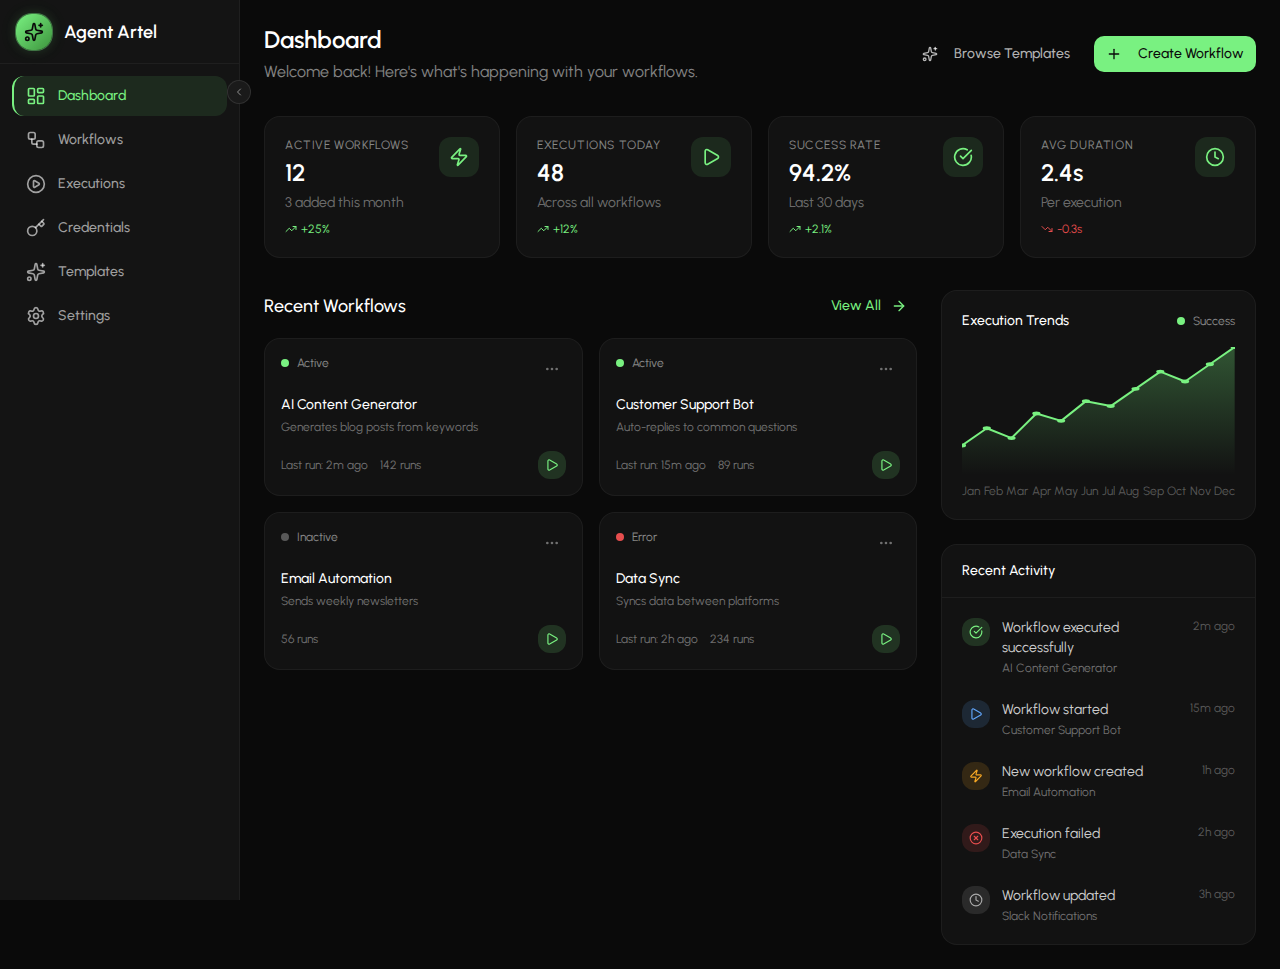
<file: V002/Kimi_Agent_Deployment_v2/index.html>
<!doctype html>
<html lang="en">
  <head>
    <meta charset="UTF-8" />
    <meta name="viewport" content="width=device-width, initial-scale=1.0" />
    <title>Open Agent Artel</title>
    <script type="module" crossorigin src="./assets/index-iGQEV4fZ.js"></script>
    <link rel="stylesheet" crossorigin href="./assets/index-CQioPmzm.css">
  </head>
  <body>
    <div id="root"></div>
  </body>
</html>
</file>
<file: V002/Kimi_Agent_Deployment_v2/assets/index-CQioPmzm.css>
@import"https://fonts.googleapis.com/css2?family=Urbanist:wght@300;400;500;600;700&display=swap";@import"https://fonts.googleapis.com/css2?family=JetBrains+Mono:wght@400;500&display=swap";*,:before,:after{--tw-border-spacing-x: 0;--tw-border-spacing-y: 0;--tw-translate-x: 0;--tw-translate-y: 0;--tw-rotate: 0;--tw-skew-x: 0;--tw-skew-y: 0;--tw-scale-x: 1;--tw-scale-y: 1;--tw-pan-x: ;--tw-pan-y: ;--tw-pinch-zoom: ;--tw-scroll-snap-strictness: proximity;--tw-gradient-from-position: ;--tw-gradient-via-position: ;--tw-gradient-to-position: ;--tw-ordinal: ;--tw-slashed-zero: ;--tw-numeric-figure: ;--tw-numeric-spacing: ;--tw-numeric-fraction: ;--tw-ring-inset: ;--tw-ring-offset-width: 0px;--tw-ring-offset-color: #fff;--tw-ring-color: rgb(59 130 246 / .5);--tw-ring-offset-shadow: 0 0 #0000;--tw-ring-shadow: 0 0 #0000;--tw-shadow: 0 0 #0000;--tw-shadow-colored: 0 0 #0000;--tw-blur: ;--tw-brightness: ;--tw-contrast: ;--tw-grayscale: ;--tw-hue-rotate: ;--tw-invert: ;--tw-saturate: ;--tw-sepia: ;--tw-drop-shadow: ;--tw-backdrop-blur: ;--tw-backdrop-brightness: ;--tw-backdrop-contrast: ;--tw-backdrop-grayscale: ;--tw-backdrop-hue-rotate: ;--tw-backdrop-invert: ;--tw-backdrop-opacity: ;--tw-backdrop-saturate: ;--tw-backdrop-sepia: ;--tw-contain-size: ;--tw-contain-layout: ;--tw-contain-paint: ;--tw-contain-style: }::backdrop{--tw-border-spacing-x: 0;--tw-border-spacing-y: 0;--tw-translate-x: 0;--tw-translate-y: 0;--tw-rotate: 0;--tw-skew-x: 0;--tw-skew-y: 0;--tw-scale-x: 1;--tw-scale-y: 1;--tw-pan-x: ;--tw-pan-y: ;--tw-pinch-zoom: ;--tw-scroll-snap-strictness: proximity;--tw-gradient-from-position: ;--tw-gradient-via-position: ;--tw-gradient-to-position: ;--tw-ordinal: ;--tw-slashed-zero: ;--tw-numeric-figure: ;--tw-numeric-spacing: ;--tw-numeric-fraction: ;--tw-ring-inset: ;--tw-ring-offset-width: 0px;--tw-ring-offset-color: #fff;--tw-ring-color: rgb(59 130 246 / .5);--tw-ring-offset-shadow: 0 0 #0000;--tw-ring-shadow: 0 0 #0000;--tw-shadow: 0 0 #0000;--tw-shadow-colored: 0 0 #0000;--tw-blur: ;--tw-brightness: ;--tw-contrast: ;--tw-grayscale: ;--tw-hue-rotate: ;--tw-invert: ;--tw-saturate: ;--tw-sepia: ;--tw-drop-shadow: ;--tw-backdrop-blur: ;--tw-backdrop-brightness: ;--tw-backdrop-contrast: ;--tw-backdrop-grayscale: ;--tw-backdrop-hue-rotate: ;--tw-backdrop-invert: ;--tw-backdrop-opacity: ;--tw-backdrop-saturate: ;--tw-backdrop-sepia: ;--tw-contain-size: ;--tw-contain-layout: ;--tw-contain-paint: ;--tw-contain-style: }*,:before,:after{box-sizing:border-box;border-width:0;border-style:solid;border-color:#e5e7eb}:before,:after{--tw-content: ""}html,:host{line-height:1.5;-webkit-text-size-adjust:100%;-moz-tab-size:4;-o-tab-size:4;tab-size:4;font-family:ui-sans-serif,system-ui,sans-serif,"Apple Color Emoji","Segoe UI Emoji",Segoe UI Symbol,"Noto Color Emoji";font-feature-settings:normal;font-variation-settings:normal;-webkit-tap-highlight-color:transparent}body{margin:0;line-height:inherit}hr{height:0;color:inherit;border-top-width:1px}abbr:where([title]){-webkit-text-decoration:underline dotted;text-decoration:underline dotted}h1,h2,h3,h4,h5,h6{font-size:inherit;font-weight:inherit}a{color:inherit;text-decoration:inherit}b,strong{font-weight:bolder}code,kbd,samp,pre{font-family:JetBrains Mono,SF Mono,monospace;font-feature-settings:normal;font-variation-settings:normal;font-size:1em}small{font-size:80%}sub,sup{font-size:75%;line-height:0;position:relative;vertical-align:baseline}sub{bottom:-.25em}sup{top:-.5em}table{text-indent:0;border-color:inherit;border-collapse:collapse}button,input,optgroup,select,textarea{font-family:inherit;font-feature-settings:inherit;font-variation-settings:inherit;font-size:100%;font-weight:inherit;line-height:inherit;letter-spacing:inherit;color:inherit;margin:0;padding:0}button,select{text-transform:none}button,input:where([type=button]),input:where([type=reset]),input:where([type=submit]){-webkit-appearance:button;background-color:transparent;background-image:none}:-moz-focusring{outline:auto}:-moz-ui-invalid{box-shadow:none}progress{vertical-align:baseline}::-webkit-inner-spin-button,::-webkit-outer-spin-button{height:auto}[type=search]{-webkit-appearance:textfield;outline-offset:-2px}::-webkit-search-decoration{-webkit-appearance:none}::-webkit-file-upload-button{-webkit-appearance:button;font:inherit}summary{display:list-item}blockquote,dl,dd,h1,h2,h3,h4,h5,h6,hr,figure,p,pre{margin:0}fieldset{margin:0;padding:0}legend{padding:0}ol,ul,menu{list-style:none;margin:0;padding:0}dialog{padding:0}textarea{resize:vertical}input::-moz-placeholder,textarea::-moz-placeholder{opacity:1;color:#9ca3af}input::placeholder,textarea::placeholder{opacity:1;color:#9ca3af}button,[role=button]{cursor:pointer}:disabled{cursor:default}img,svg,video,canvas,audio,iframe,embed,object{display:block;vertical-align:middle}img,video{max-width:100%;height:auto}[hidden]:where(:not([hidden=until-found])){display:none}:root{--bg-primary: #0A0A0A;--bg-secondary: #141414;--bg-elevated: #1A1A1A;--surface-node: #1E1E1E;--gradient-green-start: #3D943D;--gradient-green-end: #0C3F09;--accent-green: #79F181;--accent-green-light: #A5F5AA;--text-primary: #D1D1D1;--text-secondary: #8A8A8A;--text-on-green: #FFFFFF;--border-default: #2A2A2A;--border-glow: rgba(121, 241, 129, .3);--danger: #E54D4D;--warning: #F5A623;--background: 0 0% 4%;--foreground: 0 0% 82%;--card: 0 0% 8%;--card-foreground: 0 0% 82%;--popover: 0 0% 8%;--popover-foreground: 0 0% 82%;--primary: 125 82% 71%;--primary-foreground: 0 0% 4%;--secondary: 0 0% 8%;--secondary-foreground: 0 0% 82%;--muted: 0 0% 12%;--muted-foreground: 0 0% 54%;--accent: 125 82% 71%;--accent-foreground: 0 0% 4%;--destructive: 0 72% 51%;--destructive-foreground: 0 0% 100%;--border: 0 0% 16%;--input: 0 0% 12%;--ring: 125 82% 71%;--radius: .75rem;--ease-default: cubic-bezier(.4, 0, .2, 1);--ease-spring: cubic-bezier(.34, 1.56, .64, 1);--ease-out: cubic-bezier(0, 0, .2, 1);--ease-in: cubic-bezier(.4, 0, 1, 1);--ease-out-expo: cubic-bezier(.16, 1, .3, 1);--ease-out-quart: cubic-bezier(.25, 1, .5, 1);--ease-out-quint: cubic-bezier(.22, 1, .36, 1);--duration-instant: .1s;--duration-fast: .15s;--duration-normal: .2s;--duration-moderate: .3s;--duration-slow: .4s;--duration-emphasis: .6s}*{border-color:hsl(var(--border))}html{scroll-behavior:smooth}body{--tw-bg-opacity: 1;background-color:rgb(10 10 10 / var(--tw-bg-opacity, 1));--tw-text-opacity: 1;color:rgb(209 209 209 / var(--tw-text-opacity, 1));-webkit-font-smoothing:antialiased;-moz-osx-font-smoothing:grayscale;font-family:Urbanist,-apple-system,BlinkMacSystemFont,sans-serif}code,pre,.font-mono{font-family:JetBrains Mono,SF Mono,monospace}.sr-only{position:absolute;width:1px;height:1px;padding:0;margin:-1px;overflow:hidden;clip:rect(0,0,0,0);white-space:nowrap;border-width:0}.pointer-events-none{pointer-events:none}.visible{visibility:visible}.invisible{visibility:hidden}.fixed{position:fixed}.absolute{position:absolute}.relative{position:relative}.inset-0{inset:0}.inset-x-0{left:0;right:0}.inset-y-0{top:0;bottom:0}.-bottom-12{bottom:-3rem}.-bottom-2{bottom:-.5rem}.-bottom-5{bottom:-1.25rem}.-left-12{left:-3rem}.-right-10{right:-2.5rem}.-right-12{right:-3rem}.-right-3{right:-.75rem}.-top-12{top:-3rem}.-top-2{top:-.5rem}.bottom-0{bottom:0}.bottom-6{bottom:1.5rem}.bottom-full{bottom:100%}.left-0{left:0}.left-1{left:.25rem}.left-1\/2{left:50%}.left-2{left:.5rem}.left-3{left:.75rem}.left-\[50\%\]{left:50%}.left-full{left:100%}.right-0{right:0}.right-1{right:.25rem}.right-2{right:.5rem}.right-3{right:.75rem}.right-4{right:1rem}.right-full{right:100%}.top-0{top:0}.top-1{top:.25rem}.top-1\.5{top:.375rem}.top-1\/2{top:50%}.top-16{top:4rem}.top-20{top:5rem}.top-3{top:.75rem}.top-3\.5{top:.875rem}.top-4{top:1rem}.top-\[1px\]{top:1px}.top-\[50\%\]{top:50%}.top-\[60\%\]{top:60%}.top-full{top:100%}.isolate{isolation:isolate}.z-10{z-index:10}.z-20{z-index:20}.z-30{z-index:30}.z-40{z-index:40}.z-50{z-index:50}.z-\[1\]{z-index:1}.order-first{order:-9999}.order-last{order:9999}.col-start-2{grid-column-start:2}.row-span-2{grid-row:span 2 / span 2}.row-start-1{grid-row-start:1}.\!m-0{margin:0!important}.-mx-1{margin-left:-.25rem;margin-right:-.25rem}.-my-2{margin-top:-.5rem;margin-bottom:-.5rem}.mx-1{margin-left:.25rem;margin-right:.25rem}.mx-2{margin-left:.5rem;margin-right:.5rem}.mx-3\.5{margin-left:.875rem;margin-right:.875rem}.mx-auto{margin-left:auto;margin-right:auto}.my-0{margin-top:0;margin-bottom:0}.my-0\.5{margin-top:.125rem;margin-bottom:.125rem}.my-1{margin-top:.25rem;margin-bottom:.25rem}.-ml-4{margin-left:-1rem}.-mt-4{margin-top:-1rem}.mb-1{margin-bottom:.25rem}.mb-1\.5{margin-bottom:.375rem}.mb-2{margin-bottom:.5rem}.mb-3{margin-bottom:.75rem}.mb-4{margin-bottom:1rem}.mb-6{margin-bottom:1.5rem}.mb-8{margin-bottom:2rem}.ml-1{margin-left:.25rem}.ml-16{margin-left:4rem}.ml-2{margin-left:.5rem}.ml-3{margin-left:.75rem}.ml-4{margin-left:1rem}.ml-60{margin-left:15rem}.ml-auto{margin-left:auto}.mr-1{margin-right:.25rem}.mr-2{margin-right:.5rem}.mt-0\.5{margin-top:.125rem}.mt-1{margin-top:.25rem}.mt-1\.5{margin-top:.375rem}.mt-2{margin-top:.5rem}.mt-3{margin-top:.75rem}.mt-4{margin-top:1rem}.mt-auto{margin-top:auto}.line-clamp-1{overflow:hidden;display:-webkit-box;-webkit-box-orient:vertical;-webkit-line-clamp:1}.line-clamp-2{overflow:hidden;display:-webkit-box;-webkit-box-orient:vertical;-webkit-line-clamp:2}.block{display:block}.inline-block{display:inline-block}.inline{display:inline}.flex{display:flex}.inline-flex{display:inline-flex}.table{display:table}.table-caption{display:table-caption}.table-cell{display:table-cell}.table-row{display:table-row}.grid{display:grid}.hidden{display:none}.aspect-square{aspect-ratio:1 / 1}.aspect-video{aspect-ratio:16 / 9}.size-10{width:2.5rem;height:2.5rem}.size-2{width:.5rem;height:.5rem}.size-2\.5{width:.625rem;height:.625rem}.size-3{width:.75rem;height:.75rem}.size-3\.5{width:.875rem;height:.875rem}.size-4{width:1rem;height:1rem}.size-6{width:1.5rem;height:1.5rem}.size-7{width:1.75rem;height:1.75rem}.size-8{width:2rem;height:2rem}.size-9{width:2.25rem;height:2.25rem}.size-auto{width:auto;height:auto}.size-full{width:100%;height:100%}.h-1{height:.25rem}.h-1\.5{height:.375rem}.h-10{height:2.5rem}.h-12{height:3rem}.h-16{height:4rem}.h-2{height:.5rem}.h-2\.5{height:.625rem}.h-20{height:5rem}.h-3{height:.75rem}.h-3\.5{height:.875rem}.h-32{height:8rem}.h-4{height:1rem}.h-40{height:10rem}.h-5{height:1.25rem}.h-6{height:1.5rem}.h-64{height:16rem}.h-7{height:1.75rem}.h-8{height:2rem}.h-9{height:2.25rem}.h-\[1\.15rem\]{height:1.15rem}.h-\[220px\]{height:220px}.h-\[48px\]{height:48px}.h-\[calc\(100\%-1px\)\]{height:calc(100% - 1px)}.h-\[calc\(220px-48px\)\]{height:172px}.h-\[var\(--radix-navigation-menu-viewport-height\)\]{height:var(--radix-navigation-menu-viewport-height)}.h-\[var\(--radix-select-trigger-height\)\]{height:var(--radix-select-trigger-height)}.h-auto{height:auto}.h-full{height:100%}.h-px{height:1px}.h-svh{height:100svh}.max-h-\[300px\]{max-height:300px}.min-h-0{min-height:0px}.min-h-16{min-height:4rem}.min-h-4{min-height:1rem}.min-h-screen{min-height:100vh}.min-h-svh{min-height:100svh}.w-0{width:0px}.w-1{width:.25rem}.w-1\.5{width:.375rem}.w-10{width:2.5rem}.w-11{width:2.75rem}.w-12{width:3rem}.w-16{width:4rem}.w-2{width:.5rem}.w-2\.5{width:.625rem}.w-3{width:.75rem}.w-3\.5{width:.875rem}.w-3\/4{width:75%}.w-4{width:1rem}.w-5{width:1.25rem}.w-6{width:1.5rem}.w-60{width:15rem}.w-64{width:16rem}.w-7{width:1.75rem}.w-72{width:18rem}.w-8{width:2rem}.w-9{width:2.25rem}.w-\[100px\]{width:100px}.w-\[160px\]{width:160px}.w-\[200px\]{width:200px}.w-\[220px\]{width:220px}.w-\[240px\]{width:240px}.w-\[340px\]{width:340px}.w-\[400px\]{width:400px}.w-auto{width:auto}.w-fit{width:-moz-fit-content;width:fit-content}.w-full{width:100%}.w-max{width:-moz-max-content;width:max-content}.w-px{width:1px}.min-w-0{min-width:0px}.min-w-10{min-width:2.5rem}.min-w-5{min-width:1.25rem}.min-w-8{min-width:2rem}.min-w-9{min-width:2.25rem}.min-w-\[12rem\]{min-width:12rem}.min-w-\[320px\]{min-width:320px}.min-w-\[8rem\]{min-width:8rem}.min-w-\[var\(--radix-select-trigger-width\)\]{min-width:var(--radix-select-trigger-width)}.max-w-2xl{max-width:42rem}.max-w-4xl{max-width:56rem}.max-w-5xl{max-width:64rem}.max-w-\[calc\(100\%-2rem\)\]{max-width:calc(100% - 2rem)}.max-w-lg{max-width:32rem}.max-w-max{max-width:-moz-max-content;max-width:max-content}.max-w-md{max-width:28rem}.max-w-sm{max-width:24rem}.flex-1{flex:1 1 0%}.flex-shrink-0,.shrink-0{flex-shrink:0}.grow{flex-grow:1}.grow-0{flex-grow:0}.basis-full{flex-basis:100%}.caption-bottom{caption-side:bottom}.border-collapse{border-collapse:collapse}.-translate-x-1\/2{--tw-translate-x: -50%;transform:translate(var(--tw-translate-x),var(--tw-translate-y)) rotate(var(--tw-rotate)) skew(var(--tw-skew-x)) skewY(var(--tw-skew-y)) scaleX(var(--tw-scale-x)) scaleY(var(--tw-scale-y))}.-translate-x-px{--tw-translate-x: -1px;transform:translate(var(--tw-translate-x),var(--tw-translate-y)) rotate(var(--tw-rotate)) skew(var(--tw-skew-x)) skewY(var(--tw-skew-y)) scaleX(var(--tw-scale-x)) scaleY(var(--tw-scale-y))}.-translate-y-1\/2{--tw-translate-y: -50%;transform:translate(var(--tw-translate-x),var(--tw-translate-y)) rotate(var(--tw-rotate)) skew(var(--tw-skew-x)) skewY(var(--tw-skew-y)) scaleX(var(--tw-scale-x)) scaleY(var(--tw-scale-y))}.translate-x-5{--tw-translate-x: 1.25rem;transform:translate(var(--tw-translate-x),var(--tw-translate-y)) rotate(var(--tw-rotate)) skew(var(--tw-skew-x)) skewY(var(--tw-skew-y)) scaleX(var(--tw-scale-x)) scaleY(var(--tw-scale-y))}.translate-x-\[-50\%\]{--tw-translate-x: -50%;transform:translate(var(--tw-translate-x),var(--tw-translate-y)) rotate(var(--tw-rotate)) skew(var(--tw-skew-x)) skewY(var(--tw-skew-y)) scaleX(var(--tw-scale-x)) scaleY(var(--tw-scale-y))}.translate-x-px{--tw-translate-x: 1px;transform:translate(var(--tw-translate-x),var(--tw-translate-y)) rotate(var(--tw-rotate)) skew(var(--tw-skew-x)) skewY(var(--tw-skew-y)) scaleX(var(--tw-scale-x)) scaleY(var(--tw-scale-y))}.translate-y-0\.5{--tw-translate-y: .125rem;transform:translate(var(--tw-translate-x),var(--tw-translate-y)) rotate(var(--tw-rotate)) skew(var(--tw-skew-x)) skewY(var(--tw-skew-y)) scaleX(var(--tw-scale-x)) scaleY(var(--tw-scale-y))}.translate-y-\[-50\%\]{--tw-translate-y: -50%;transform:translate(var(--tw-translate-x),var(--tw-translate-y)) rotate(var(--tw-rotate)) skew(var(--tw-skew-x)) skewY(var(--tw-skew-y)) scaleX(var(--tw-scale-x)) scaleY(var(--tw-scale-y))}.translate-y-\[calc\(-50\%_-_2px\)\]{--tw-translate-y: calc(-50% - 2px) ;transform:translate(var(--tw-translate-x),var(--tw-translate-y)) rotate(var(--tw-rotate)) skew(var(--tw-skew-x)) skewY(var(--tw-skew-y)) scaleX(var(--tw-scale-x)) scaleY(var(--tw-scale-y))}.rotate-45{--tw-rotate: 45deg;transform:translate(var(--tw-translate-x),var(--tw-translate-y)) rotate(var(--tw-rotate)) skew(var(--tw-skew-x)) skewY(var(--tw-skew-y)) scaleX(var(--tw-scale-x)) scaleY(var(--tw-scale-y))}.rotate-90{--tw-rotate: 90deg;transform:translate(var(--tw-translate-x),var(--tw-translate-y)) rotate(var(--tw-rotate)) skew(var(--tw-skew-x)) skewY(var(--tw-skew-y)) scaleX(var(--tw-scale-x)) scaleY(var(--tw-scale-y))}.transform{transform:translate(var(--tw-translate-x),var(--tw-translate-y)) rotate(var(--tw-rotate)) skew(var(--tw-skew-x)) skewY(var(--tw-skew-y)) scaleX(var(--tw-scale-x)) scaleY(var(--tw-scale-y))}@keyframes caret-blink{0%,70%,to{opacity:1}20%,50%{opacity:0}}.animate-caret-blink{animation:caret-blink 1.25s ease-out infinite}@keyframes fade-in{0%{opacity:0}to{opacity:1}}.animate-fade-in{animation:fade-in .5s cubic-bezier(.16,1,.3,1) forwards}@keyframes pulse{50%{opacity:.5}}.animate-pulse{animation:pulse 2s cubic-bezier(.4,0,.6,1) infinite}@keyframes scale-in{0%{opacity:0;transform:scale(.95)}to{opacity:1;transform:scale(1)}}.animate-scale-in{animation:scale-in .3s cubic-bezier(.16,1,.3,1) forwards}@keyframes slide-left{0%{opacity:0;transform:translate(20px)}to{opacity:1;transform:translate(0)}}.animate-slide-left{animation:slide-left .4s cubic-bezier(.16,1,.3,1) forwards}@keyframes slide-right{0%{opacity:0;transform:translate(-20px)}to{opacity:1;transform:translate(0)}}.animate-slide-right{animation:slide-right .4s cubic-bezier(.16,1,.3,1) forwards}@keyframes spin{to{transform:rotate(360deg)}}.animate-spin{animation:spin 1s linear infinite}.cursor-default{cursor:default}.cursor-pointer{cursor:pointer}.cursor-text{cursor:text}.touch-none{touch-action:none}.select-none{-webkit-user-select:none;-moz-user-select:none;user-select:none}.resize-none{resize:none}.scroll-my-1{scroll-margin-top:.25rem;scroll-margin-bottom:.25rem}.scroll-py-1{scroll-padding-top:.25rem;scroll-padding-bottom:.25rem}.list-disc{list-style-type:disc}.list-none{list-style-type:none}.appearance-none{-webkit-appearance:none;-moz-appearance:none;appearance:none}.auto-rows-min{grid-auto-rows:min-content}.grid-cols-1{grid-template-columns:repeat(1,minmax(0,1fr))}.grid-cols-\[0_1fr\]{grid-template-columns:0 1fr}.grid-rows-\[auto_auto\]{grid-template-rows:auto auto}.flex-row{flex-direction:row}.flex-col{flex-direction:column}.flex-col-reverse{flex-direction:column-reverse}.flex-wrap{flex-wrap:wrap}.place-content-center{place-content:center}.items-start{align-items:flex-start}.items-end{align-items:flex-end}.items-center{align-items:center}.items-stretch{align-items:stretch}.justify-start{justify-content:flex-start}.justify-end{justify-content:flex-end}.justify-center{justify-content:center}.justify-between{justify-content:space-between}.justify-items-start{justify-items:start}.gap-0\.5{gap:.125rem}.gap-1{gap:.25rem}.gap-1\.5{gap:.375rem}.gap-2{gap:.5rem}.gap-2\.5{gap:.625rem}.gap-3{gap:.75rem}.gap-4{gap:1rem}.gap-6{gap:1.5rem}.gap-7{gap:1.75rem}.gap-\[--spacing\(var\(--gap\)\)\]{gap:var(--spacing(var(--gap)))}.gap-y-0\.5{row-gap:.125rem}.space-y-1>:not([hidden])~:not([hidden]){--tw-space-y-reverse: 0;margin-top:calc(.25rem * calc(1 - var(--tw-space-y-reverse)));margin-bottom:calc(.25rem * var(--tw-space-y-reverse))}.space-y-2>:not([hidden])~:not([hidden]){--tw-space-y-reverse: 0;margin-top:calc(.5rem * calc(1 - var(--tw-space-y-reverse)));margin-bottom:calc(.5rem * var(--tw-space-y-reverse))}.space-y-3>:not([hidden])~:not([hidden]){--tw-space-y-reverse: 0;margin-top:calc(.75rem * calc(1 - var(--tw-space-y-reverse)));margin-bottom:calc(.75rem * var(--tw-space-y-reverse))}.space-y-4>:not([hidden])~:not([hidden]){--tw-space-y-reverse: 0;margin-top:calc(1rem * calc(1 - var(--tw-space-y-reverse)));margin-bottom:calc(1rem * var(--tw-space-y-reverse))}.space-y-6>:not([hidden])~:not([hidden]){--tw-space-y-reverse: 0;margin-top:calc(1.5rem * calc(1 - var(--tw-space-y-reverse)));margin-bottom:calc(1.5rem * var(--tw-space-y-reverse))}.self-start{align-self:flex-start}.self-stretch{align-self:stretch}.justify-self-end{justify-self:end}.overflow-auto{overflow:auto}.overflow-hidden{overflow:hidden}.overflow-visible{overflow:visible}.overflow-x-auto{overflow-x:auto}.overflow-y-auto{overflow-y:auto}.overflow-x-hidden{overflow-x:hidden}.truncate{overflow:hidden;text-overflow:ellipsis;white-space:nowrap}.whitespace-nowrap{white-space:nowrap}.text-balance{text-wrap:balance}.break-words{overflow-wrap:break-word}.rounded{border-radius:.25rem}.rounded-2xl{border-radius:18px}.rounded-\[2px\]{border-radius:2px}.rounded-\[4px\]{border-radius:4px}.rounded-\[calc\(var\(--radius\)-5px\)\]{border-radius:calc(var(--radius) - 5px)}.rounded-\[inherit\]{border-radius:inherit}.rounded-full{border-radius:9999px}.rounded-lg{border-radius:var(--radius)}.rounded-md{border-radius:calc(var(--radius) - 2px)}.rounded-node{border-radius:14px}.rounded-none{border-radius:0}.rounded-sm{border-radius:calc(var(--radius) - 4px)}.rounded-xl{border-radius:calc(var(--radius) + 4px)}.rounded-xs{border-radius:calc(var(--radius) - 6px)}.rounded-l-md{border-top-left-radius:calc(var(--radius) - 2px);border-bottom-left-radius:calc(var(--radius) - 2px)}.rounded-r-md{border-top-right-radius:calc(var(--radius) - 2px);border-bottom-right-radius:calc(var(--radius) - 2px)}.rounded-tl-sm{border-top-left-radius:calc(var(--radius) - 4px)}.border{border-width:1px}.border-0{border-width:0px}.border-2{border-width:2px}.border-\[1\.5px\]{border-width:1.5px}.border-y{border-top-width:1px;border-bottom-width:1px}.border-b{border-bottom-width:1px}.border-l{border-left-width:1px}.border-l-2{border-left-width:2px}.border-r{border-right-width:1px}.border-t{border-top-width:1px}.border-dashed{border-style:dashed}.border-blue-400\/30{border-color:#60a5fa4d}.border-border{border-color:hsl(var(--border))}.border-border\/50{border-color:hsl(var(--border) / .5)}.border-danger\/30{border-color:#e54d4d4d}.border-danger\/50{border-color:#e54d4d80}.border-dark-100{--tw-border-opacity: 1;border-color:rgb(20 20 20 / var(--tw-border-opacity, 1))}.border-green{--tw-border-opacity: 1;border-color:rgb(121 241 129 / var(--tw-border-opacity, 1))}.border-green\/30{border-color:#79f1814d}.border-green\/50{border-color:#79f18180}.border-input{border-color:hsl(var(--input))}.border-primary{border-color:hsl(var(--primary))}.border-transparent{border-color:transparent}.border-warning\/30{border-color:#f5a6234d}.border-white\/10{border-color:#ffffff1a}.border-white\/20{border-color:#fff3}.border-white\/30{border-color:#ffffff4d}.border-white\/5{border-color:#ffffff0d}.border-l-transparent{border-left-color:transparent}.border-t-transparent{border-top-color:transparent}.bg-accent{background-color:hsl(var(--accent))}.bg-background{background-color:hsl(var(--background))}.bg-black\/50{background-color:#00000080}.bg-black\/70{background-color:#000000b3}.bg-blue-400{--tw-bg-opacity: 1;background-color:rgb(96 165 250 / var(--tw-bg-opacity, 1))}.bg-blue-400\/10{background-color:#60a5fa1a}.bg-blue-400\/15{background-color:#60a5fa26}.bg-blue-400\/20{background-color:#60a5fa33}.bg-border{background-color:hsl(var(--border))}.bg-card{background-color:hsl(var(--card))}.bg-danger{--tw-bg-opacity: 1;background-color:rgb(229 77 77 / var(--tw-bg-opacity, 1))}.bg-danger\/10{background-color:#e54d4d1a}.bg-danger\/15{background-color:#e54d4d26}.bg-danger\/20{background-color:#e54d4d33}.bg-dark{--tw-bg-opacity: 1;background-color:rgb(10 10 10 / var(--tw-bg-opacity, 1))}.bg-dark-100{--tw-bg-opacity: 1;background-color:rgb(20 20 20 / var(--tw-bg-opacity, 1))}.bg-dark-100\/40{background-color:#14141466}.bg-dark-100\/50{background-color:#14141480}.bg-dark-100\/80{background-color:#141414cc}.bg-dark-100\/95{background-color:#141414f2}.bg-dark-200{--tw-bg-opacity: 1;background-color:rgb(26 26 26 / var(--tw-bg-opacity, 1))}.bg-destructive{--tw-bg-opacity: 1;background-color:hsl(var(--destructive) / var(--tw-bg-opacity, 1))}.bg-foreground{background-color:hsl(var(--foreground))}.bg-green{--tw-bg-opacity: 1;background-color:rgb(121 241 129 / var(--tw-bg-opacity, 1))}.bg-green\/10{background-color:#79f1811a}.bg-green\/15{background-color:#79f18126}.bg-green\/20{background-color:#79f18133}.bg-input{background-color:hsl(var(--input))}.bg-muted{background-color:hsl(var(--muted))}.bg-muted\/50{background-color:hsl(var(--muted) / .5)}.bg-popover{background-color:hsl(var(--popover))}.bg-primary{background-color:hsl(var(--primary))}.bg-primary\/20{background-color:hsl(var(--primary) / .2)}.bg-red-500\/10{background-color:#ef44441a}.bg-secondary{background-color:hsl(var(--secondary))}.bg-transparent{background-color:transparent}.bg-warning{--tw-bg-opacity: 1;background-color:rgb(245 166 35 / var(--tw-bg-opacity, 1))}.bg-warning\/10{background-color:#f5a6231a}.bg-warning\/15{background-color:#f5a62326}.bg-warning\/20{background-color:#f5a62333}.bg-white{--tw-bg-opacity: 1;background-color:rgb(255 255 255 / var(--tw-bg-opacity, 1))}.bg-white\/10{background-color:#ffffff1a}.bg-white\/15{background-color:#ffffff26}.bg-white\/20{background-color:#fff3}.bg-white\/30{background-color:#ffffff4d}.bg-white\/5{background-color:#ffffff0d}.bg-gradient-to-br{background-image:linear-gradient(to bottom right,var(--tw-gradient-stops))}.from-green{--tw-gradient-from: #79F181 var(--tw-gradient-from-position);--tw-gradient-to: rgb(121 241 129 / 0) var(--tw-gradient-to-position);--tw-gradient-stops: var(--tw-gradient-from), var(--tw-gradient-to)}.from-green\/30{--tw-gradient-from: rgb(121 241 129 / .3) var(--tw-gradient-from-position);--tw-gradient-to: rgb(121 241 129 / 0) var(--tw-gradient-to-position);--tw-gradient-stops: var(--tw-gradient-from), var(--tw-gradient-to)}.to-green-dark{--tw-gradient-to: #3D943D var(--tw-gradient-to-position)}.to-green-dark\/30{--tw-gradient-to: rgb(61 148 61 / .3) var(--tw-gradient-to-position)}.fill-current{fill:currentColor}.fill-foreground{fill:hsl(var(--foreground))}.fill-primary{fill:hsl(var(--primary))}.object-contain{-o-object-fit:contain;object-fit:contain}.object-cover{-o-object-fit:cover;object-fit:cover}.p-0{padding:0}.p-0\.5{padding:.125rem}.p-1{padding:.25rem}.p-2{padding:.5rem}.p-3{padding:.75rem}.p-4{padding:1rem}.p-5{padding:1.25rem}.p-6{padding:1.5rem}.p-\[3px\]{padding:3px}.p-px{padding:1px}.px-1{padding-left:.25rem;padding-right:.25rem}.px-1\.5{padding-left:.375rem;padding-right:.375rem}.px-2{padding-left:.5rem;padding-right:.5rem}.px-2\.5{padding-left:.625rem;padding-right:.625rem}.px-3{padding-left:.75rem;padding-right:.75rem}.px-4{padding-left:1rem;padding-right:1rem}.px-5{padding-left:1.25rem;padding-right:1.25rem}.px-6{padding-left:1.5rem;padding-right:1.5rem}.py-0\.5{padding-top:.125rem;padding-bottom:.125rem}.py-1{padding-top:.25rem;padding-bottom:.25rem}.py-1\.5{padding-top:.375rem;padding-bottom:.375rem}.py-12{padding-top:3rem;padding-bottom:3rem}.py-16{padding-top:4rem;padding-bottom:4rem}.py-2{padding-top:.5rem;padding-bottom:.5rem}.py-2\.5{padding-top:.625rem;padding-bottom:.625rem}.py-3{padding-top:.75rem;padding-bottom:.75rem}.py-4{padding-top:1rem;padding-bottom:1rem}.py-6{padding-top:1.5rem;padding-bottom:1.5rem}.pb-2{padding-bottom:.5rem}.pb-3{padding-bottom:.75rem}.pb-4{padding-bottom:1rem}.pl-10{padding-left:2.5rem}.pl-2{padding-left:.5rem}.pl-3{padding-left:.75rem}.pl-4{padding-left:1rem}.pl-8{padding-left:2rem}.pr-1{padding-right:.25rem}.pr-10{padding-right:2.5rem}.pr-2{padding-right:.5rem}.pr-2\.5{padding-right:.625rem}.pr-3{padding-right:.75rem}.pr-8{padding-right:2rem}.pt-0{padding-top:0}.pt-0\.5{padding-top:.125rem}.pt-3{padding-top:.75rem}.pt-4{padding-top:1rem}.text-left{text-align:left}.text-center{text-align:center}.align-middle{vertical-align:middle}.font-mono{font-family:JetBrains Mono,SF Mono,monospace}.font-sans{font-family:ui-sans-serif,system-ui,sans-serif,"Apple Color Emoji","Segoe UI Emoji",Segoe UI Symbol,"Noto Color Emoji"}.font-urbanist{font-family:Urbanist,-apple-system,BlinkMacSystemFont,sans-serif}.text-2xl{font-size:1.5rem;line-height:2rem}.text-\[0\.8rem\]{font-size:.8rem}.text-\[10px\]{font-size:10px}.text-\[8px\]{font-size:8px}.text-base{font-size:1rem;line-height:1.5rem}.text-lg{font-size:1.125rem;line-height:1.75rem}.text-sm{font-size:.875rem;line-height:1.25rem}.text-sm\/relaxed{font-size:.875rem;line-height:1.625}.text-xs{font-size:.75rem;line-height:1rem}.font-medium{font-weight:500}.font-normal{font-weight:400}.font-semibold{font-weight:600}.uppercase{text-transform:uppercase}.tabular-nums{--tw-numeric-spacing: tabular-nums;font-variant-numeric:var(--tw-ordinal) var(--tw-slashed-zero) var(--tw-numeric-figure) var(--tw-numeric-spacing) var(--tw-numeric-fraction)}.leading-none{line-height:1}.leading-normal{line-height:1.5}.leading-relaxed{line-height:1.625}.leading-snug{line-height:1.375}.tracking-tight{letter-spacing:-.025em}.tracking-wider{letter-spacing:.05em}.tracking-widest{letter-spacing:.1em}.text-accent-foreground{color:hsl(var(--accent-foreground))}.text-background{color:hsl(var(--background))}.text-blue-400{--tw-text-opacity: 1;color:rgb(96 165 250 / var(--tw-text-opacity, 1))}.text-card-foreground{color:hsl(var(--card-foreground))}.text-current{color:currentColor}.text-danger{--tw-text-opacity: 1;color:rgb(229 77 77 / var(--tw-text-opacity, 1))}.text-danger\/80{color:#e54d4dcc}.text-dark{--tw-text-opacity: 1;color:rgb(10 10 10 / var(--tw-text-opacity, 1))}.text-destructive{--tw-text-opacity: 1;color:hsl(var(--destructive) / var(--tw-text-opacity, 1))}.text-foreground{color:hsl(var(--foreground))}.text-green{--tw-text-opacity: 1;color:rgb(121 241 129 / var(--tw-text-opacity, 1))}.text-green\/50{color:#79f18180}.text-green\/80{color:#79f181cc}.text-muted-foreground{color:hsl(var(--muted-foreground))}.text-popover-foreground{color:hsl(var(--popover-foreground))}.text-primary{color:hsl(var(--primary))}.text-primary-foreground{color:hsl(var(--primary-foreground))}.text-purple-400{--tw-text-opacity: 1;color:rgb(192 132 252 / var(--tw-text-opacity, 1))}.text-red-400{--tw-text-opacity: 1;color:rgb(248 113 113 / var(--tw-text-opacity, 1))}.text-secondary-foreground{color:hsl(var(--secondary-foreground))}.text-warning{--tw-text-opacity: 1;color:rgb(245 166 35 / var(--tw-text-opacity, 1))}.text-warning\/80{color:#f5a623cc}.text-white{--tw-text-opacity: 1;color:rgb(255 255 255 / var(--tw-text-opacity, 1))}.text-white\/30{color:#ffffff4d}.text-white\/40{color:#fff6}.text-white\/50{color:#ffffff80}.text-white\/60{color:#fff9}.text-white\/70{color:#ffffffb3}.text-white\/80{color:#fffc}.text-white\/90{color:#ffffffe6}.text-yellow-400{--tw-text-opacity: 1;color:rgb(250 204 21 / var(--tw-text-opacity, 1))}.underline-offset-4{text-underline-offset:4px}.opacity-0{opacity:0}.opacity-50{opacity:.5}.opacity-60{opacity:.6}.opacity-70{opacity:.7}.shadow{--tw-shadow: 0 1px 3px 0 rgb(0 0 0 / .1), 0 1px 2px -1px rgb(0 0 0 / .1);--tw-shadow-colored: 0 1px 3px 0 var(--tw-shadow-color), 0 1px 2px -1px var(--tw-shadow-color);box-shadow:var(--tw-ring-offset-shadow, 0 0 #0000),var(--tw-ring-shadow, 0 0 #0000),var(--tw-shadow)}.shadow-2xl{--tw-shadow: 0 25px 50px -12px rgb(0 0 0 / .25);--tw-shadow-colored: 0 25px 50px -12px var(--tw-shadow-color);box-shadow:var(--tw-ring-offset-shadow, 0 0 #0000),var(--tw-ring-shadow, 0 0 #0000),var(--tw-shadow)}.shadow-\[0_0_0_1px_hsl\(var\(--sidebar-border\)\)\]{--tw-shadow: 0 0 0 1px hsl(var(--sidebar-border));--tw-shadow-colored: 0 0 0 1px var(--tw-shadow-color);box-shadow:var(--tw-ring-offset-shadow, 0 0 #0000),var(--tw-ring-shadow, 0 0 #0000),var(--tw-shadow)}.shadow-dark-lg{--tw-shadow: 0 25px 50px -12px rgba(0, 0, 0, .8);--tw-shadow-colored: 0 25px 50px -12px var(--tw-shadow-color);box-shadow:var(--tw-ring-offset-shadow, 0 0 #0000),var(--tw-ring-shadow, 0 0 #0000),var(--tw-shadow)}.shadow-glow{--tw-shadow: 0 0 0 1px rgba(121, 241, 129, .4),0 0 12px rgba(121, 241, 129, .15),0 0 24px rgba(121, 241, 129, .05);--tw-shadow-colored: 0 0 0 1px var(--tw-shadow-color), 0 0 12px var(--tw-shadow-color), 0 0 24px var(--tw-shadow-color);box-shadow:var(--tw-ring-offset-shadow, 0 0 #0000),var(--tw-ring-shadow, 0 0 #0000),var(--tw-shadow)}.shadow-glow-intense{--tw-shadow: 0 0 8px rgba(121, 241, 129, .8),0 0 24px rgba(121, 241, 129, .4),0 0 48px rgba(121, 241, 129, .2);--tw-shadow-colored: 0 0 8px var(--tw-shadow-color), 0 0 24px var(--tw-shadow-color), 0 0 48px var(--tw-shadow-color);box-shadow:var(--tw-ring-offset-shadow, 0 0 #0000),var(--tw-ring-shadow, 0 0 #0000),var(--tw-shadow)}.shadow-lg{--tw-shadow: 0 10px 15px -3px rgb(0 0 0 / .1), 0 4px 6px -4px rgb(0 0 0 / .1);--tw-shadow-colored: 0 10px 15px -3px var(--tw-shadow-color), 0 4px 6px -4px var(--tw-shadow-color);box-shadow:var(--tw-ring-offset-shadow, 0 0 #0000),var(--tw-ring-shadow, 0 0 #0000),var(--tw-shadow)}.shadow-md{--tw-shadow: 0 4px 6px -1px rgb(0 0 0 / .1), 0 2px 4px -2px rgb(0 0 0 / .1);--tw-shadow-colored: 0 4px 6px -1px var(--tw-shadow-color), 0 2px 4px -2px var(--tw-shadow-color);box-shadow:var(--tw-ring-offset-shadow, 0 0 #0000),var(--tw-ring-shadow, 0 0 #0000),var(--tw-shadow)}.shadow-none{--tw-shadow: 0 0 #0000;--tw-shadow-colored: 0 0 #0000;box-shadow:var(--tw-ring-offset-shadow, 0 0 #0000),var(--tw-ring-shadow, 0 0 #0000),var(--tw-shadow)}.shadow-sm{--tw-shadow: 0 1px 2px 0 rgb(0 0 0 / .05);--tw-shadow-colored: 0 1px 2px 0 var(--tw-shadow-color);box-shadow:var(--tw-ring-offset-shadow, 0 0 #0000),var(--tw-ring-shadow, 0 0 #0000),var(--tw-shadow)}.shadow-xl{--tw-shadow: 0 20px 25px -5px rgb(0 0 0 / .1), 0 8px 10px -6px rgb(0 0 0 / .1);--tw-shadow-colored: 0 20px 25px -5px var(--tw-shadow-color), 0 8px 10px -6px var(--tw-shadow-color);box-shadow:var(--tw-ring-offset-shadow, 0 0 #0000),var(--tw-ring-shadow, 0 0 #0000),var(--tw-shadow)}.shadow-xs{--tw-shadow: 0 1px 2px 0 rgb(0 0 0 / .05);--tw-shadow-colored: 0 1px 2px 0 var(--tw-shadow-color);box-shadow:var(--tw-ring-offset-shadow, 0 0 #0000),var(--tw-ring-shadow, 0 0 #0000),var(--tw-shadow)}.outline-none{outline:2px solid transparent;outline-offset:2px}.outline{outline-style:solid}.ring-0{--tw-ring-offset-shadow: var(--tw-ring-inset) 0 0 0 var(--tw-ring-offset-width) var(--tw-ring-offset-color);--tw-ring-shadow: var(--tw-ring-inset) 0 0 0 calc(0px + var(--tw-ring-offset-width)) var(--tw-ring-color);box-shadow:var(--tw-ring-offset-shadow),var(--tw-ring-shadow),var(--tw-shadow, 0 0 #0000)}.ring-2{--tw-ring-offset-shadow: var(--tw-ring-inset) 0 0 0 var(--tw-ring-offset-width) var(--tw-ring-offset-color);--tw-ring-shadow: var(--tw-ring-inset) 0 0 0 calc(2px + var(--tw-ring-offset-width)) var(--tw-ring-color);box-shadow:var(--tw-ring-offset-shadow),var(--tw-ring-shadow),var(--tw-shadow, 0 0 #0000)}.ring-green\/50{--tw-ring-color: rgb(121 241 129 / .5)}.ring-ring\/50{--tw-ring-color: hsl(var(--ring) / .5)}.ring-offset-background{--tw-ring-offset-color: hsl(var(--background))}.blur{--tw-blur: blur(8px);filter:var(--tw-blur) var(--tw-brightness) var(--tw-contrast) var(--tw-grayscale) var(--tw-hue-rotate) var(--tw-invert) var(--tw-saturate) var(--tw-sepia) var(--tw-drop-shadow)}.filter{filter:var(--tw-blur) var(--tw-brightness) var(--tw-contrast) var(--tw-grayscale) var(--tw-hue-rotate) var(--tw-invert) var(--tw-saturate) var(--tw-sepia) var(--tw-drop-shadow)}.backdrop-blur-sm{--tw-backdrop-blur: blur(4px);-webkit-backdrop-filter:var(--tw-backdrop-blur) var(--tw-backdrop-brightness) var(--tw-backdrop-contrast) var(--tw-backdrop-grayscale) var(--tw-backdrop-hue-rotate) var(--tw-backdrop-invert) var(--tw-backdrop-opacity) var(--tw-backdrop-saturate) var(--tw-backdrop-sepia);backdrop-filter:var(--tw-backdrop-blur) var(--tw-backdrop-brightness) var(--tw-backdrop-contrast) var(--tw-backdrop-grayscale) var(--tw-backdrop-hue-rotate) var(--tw-backdrop-invert) var(--tw-backdrop-opacity) var(--tw-backdrop-saturate) var(--tw-backdrop-sepia)}.transition{transition-property:color,background-color,border-color,text-decoration-color,fill,stroke,opacity,box-shadow,transform,filter,backdrop-filter;transition-timing-function:cubic-bezier(.4,0,.2,1);transition-duration:.15s}.transition-\[color\,box-shadow\]{transition-property:color,box-shadow;transition-timing-function:cubic-bezier(.4,0,.2,1);transition-duration:.15s}.transition-\[left\,right\,width\]{transition-property:left,right,width;transition-timing-function:cubic-bezier(.4,0,.2,1);transition-duration:.15s}.transition-\[margin\,opacity\]{transition-property:margin,opacity;transition-timing-function:cubic-bezier(.4,0,.2,1);transition-duration:.15s}.transition-\[width\,height\,padding\]{transition-property:width,height,padding;transition-timing-function:cubic-bezier(.4,0,.2,1);transition-duration:.15s}.transition-\[width\]{transition-property:width;transition-timing-function:cubic-bezier(.4,0,.2,1);transition-duration:.15s}.transition-all{transition-property:all;transition-timing-function:cubic-bezier(.4,0,.2,1);transition-duration:.15s}.transition-colors{transition-property:color,background-color,border-color,text-decoration-color,fill,stroke;transition-timing-function:cubic-bezier(.4,0,.2,1);transition-duration:.15s}.transition-none{transition-property:none}.transition-opacity{transition-property:opacity;transition-timing-function:cubic-bezier(.4,0,.2,1);transition-duration:.15s}.transition-shadow{transition-property:box-shadow;transition-timing-function:cubic-bezier(.4,0,.2,1);transition-duration:.15s}.transition-transform{transition-property:transform;transition-timing-function:cubic-bezier(.4,0,.2,1);transition-duration:.15s}.duration-100{transition-duration:.1s}.duration-1000{transition-duration:1s}.duration-200{transition-duration:.2s}.duration-300{transition-duration:.3s}.duration-500{transition-duration:.5s}.duration-fast{transition-duration:.15s}.duration-moderate{transition-duration:.3s}.ease-in-out{transition-timing-function:cubic-bezier(.4,0,.2,1)}.ease-linear{transition-timing-function:linear}.ease-out{transition-timing-function:cubic-bezier(0,0,.2,1)}.ease-out-expo{transition-timing-function:cubic-bezier(.16,1,.3,1)}.ease-out-quart{transition-timing-function:cubic-bezier(.25,1,.5,1)}@keyframes enter{0%{opacity:var(--tw-enter-opacity, 1);transform:translate3d(var(--tw-enter-translate-x, 0),var(--tw-enter-translate-y, 0),0) scale3d(var(--tw-enter-scale, 1),var(--tw-enter-scale, 1),var(--tw-enter-scale, 1)) rotate(var(--tw-enter-rotate, 0))}}@keyframes exit{to{opacity:var(--tw-exit-opacity, 1);transform:translate3d(var(--tw-exit-translate-x, 0),var(--tw-exit-translate-y, 0),0) scale3d(var(--tw-exit-scale, 1),var(--tw-exit-scale, 1),var(--tw-exit-scale, 1)) rotate(var(--tw-exit-rotate, 0))}}.animate-in{animation-name:enter;animation-duration:.15s;--tw-enter-opacity: initial;--tw-enter-scale: initial;--tw-enter-rotate: initial;--tw-enter-translate-x: initial;--tw-enter-translate-y: initial}.fade-in-0{--tw-enter-opacity: 0}.zoom-in-95{--tw-enter-scale: .95}.duration-100{animation-duration:.1s}.duration-1000{animation-duration:1s}.duration-200{animation-duration:.2s}.duration-300{animation-duration:.3s}.duration-500{animation-duration:.5s}.duration-fast{animation-duration:.15s}.duration-moderate{animation-duration:.3s}.ease-in-out{animation-timing-function:cubic-bezier(.4,0,.2,1)}.ease-linear{animation-timing-function:linear}.ease-out{animation-timing-function:cubic-bezier(0,0,.2,1)}.ease-out-expo{animation-timing-function:cubic-bezier(.16,1,.3,1)}.ease-out-quart{animation-timing-function:cubic-bezier(.25,1,.5,1)}.running{animation-play-state:running}.scrollbar-thin{scrollbar-width:thin;scrollbar-color:rgba(255,255,255,.15) transparent}.scrollbar-thin::-webkit-scrollbar{width:5px;height:5px}.scrollbar-thin::-webkit-scrollbar-track{background:transparent}.scrollbar-thin::-webkit-scrollbar-thumb{background:#ffffff26;border-radius:3px}.scrollbar-thin::-webkit-scrollbar-thumb:hover{background:#79f18166}.glass{background:#141414d9;backdrop-filter:blur(20px);-webkit-backdrop-filter:blur(20px)}.animate-fade-in{animation:fadeIn .5s var(--ease-out-expo) forwards}.animate-slide-right{animation:slideRight .4s var(--ease-out-expo) forwards}.animate-slide-left{animation:slideLeft .4s var(--ease-out-expo) forwards}.animate-scale-in{animation:scaleIn .3s var(--ease-out-expo) forwards}.animate-dash{animation:dash 1.5s linear infinite}.\[--cell-size\:--spacing\(8\)\]{--cell-size: var(--spacing(8))}@keyframes fadeIn{0%{opacity:0}to{opacity:1}}@keyframes slideUp{0%{opacity:0;transform:translateY(20px)}to{opacity:1;transform:translateY(0)}}@keyframes slideRight{0%{opacity:0;transform:translate(-20px)}to{opacity:1;transform:translate(0)}}@keyframes slideLeft{0%{opacity:0;transform:translate(20px)}to{opacity:1;transform:translate(0)}}@keyframes scaleIn{0%{opacity:0;transform:scale(.95)}to{opacity:1;transform:scale(1)}}@keyframes pulseGlow{0%,to{box-shadow:0 0 0 1px #79f18166,0 0 12px #79f18126,0 0 24px #79f1810d}50%{box-shadow:0 0 0 1px #79f18199,0 0 20px #79f1814d,0 0 40px #79f1811a}}@keyframes dash{to{stroke-dashoffset:-20}}@keyframes float{0%,to{transform:translateY(0)}50%{transform:translateY(-5px)}}@keyframes shimmer{0%{background-position:-200% 0}to{background-position:200% 0}}@keyframes nodeAppear{0%{opacity:0;transform:scale(.9) translateY(10px)}to{opacity:1;transform:scale(1) translateY(0)}}@keyframes connectionDraw{0%{stroke-dashoffset:1000}to{stroke-dashoffset:0}}@keyframes spin{0%{transform:rotate(0)}to{transform:rotate(360deg)}}input[type=range].slider-green{-webkit-appearance:none;-moz-appearance:none;appearance:none;height:4px;border-radius:2px;outline:none}input[type=range].slider-green::-webkit-slider-thumb{-webkit-appearance:none;appearance:none;width:16px;height:16px;border-radius:50%;background:#79f181;cursor:pointer;box-shadow:0 0 0 2px #0a0a0a,0 0 8px #79f18199;-webkit-transition:transform .15s ease;transition:transform .15s ease}input[type=range].slider-green::-webkit-slider-thumb:hover{transform:scale(1.2)}input[type=range].slider-green::-moz-range-thumb{width:16px;height:16px;border-radius:50%;background:#79f181;cursor:pointer;border:2px solid #0A0A0A;box-shadow:0 0 8px #79f18199}@media(prefers-reduced-motion:reduce){*,*:before,*:after{animation-duration:.01ms!important;animation-iteration-count:1!important;transition-duration:.01ms!important}}::-moz-selection{background:#79f1814d;color:#fff}::selection{background:#79f1814d;color:#fff}.selection\:bg-primary *::-moz-selection{background-color:hsl(var(--primary))}.selection\:bg-primary *::selection{background-color:hsl(var(--primary))}.selection\:text-primary-foreground *::-moz-selection{color:hsl(var(--primary-foreground))}.selection\:text-primary-foreground *::selection{color:hsl(var(--primary-foreground))}.selection\:bg-primary::-moz-selection{background-color:hsl(var(--primary))}.selection\:bg-primary::selection{background-color:hsl(var(--primary))}.selection\:text-primary-foreground::-moz-selection{color:hsl(var(--primary-foreground))}.selection\:text-primary-foreground::selection{color:hsl(var(--primary-foreground))}.file\:inline-flex::file-selector-button{display:inline-flex}.file\:h-7::file-selector-button{height:1.75rem}.file\:border-0::file-selector-button{border-width:0px}.file\:bg-transparent::file-selector-button{background-color:transparent}.file\:text-sm::file-selector-button{font-size:.875rem;line-height:1.25rem}.file\:font-medium::file-selector-button{font-weight:500}.file\:text-foreground::file-selector-button{color:hsl(var(--foreground))}.placeholder\:text-muted-foreground::-moz-placeholder{color:hsl(var(--muted-foreground))}.placeholder\:text-muted-foreground::placeholder{color:hsl(var(--muted-foreground))}.placeholder\:text-white\/30::-moz-placeholder{color:#ffffff4d}.placeholder\:text-white\/30::placeholder{color:#ffffff4d}.placeholder\:text-white\/40::-moz-placeholder{color:#fff6}.placeholder\:text-white\/40::placeholder{color:#fff6}.after\:absolute:after{content:var(--tw-content);position:absolute}.after\:-inset-2:after{content:var(--tw-content);inset:-.5rem}.after\:inset-y-0:after{content:var(--tw-content);top:0;bottom:0}.after\:left-1\/2:after{content:var(--tw-content);left:50%}.after\:w-1:after{content:var(--tw-content);width:.25rem}.after\:w-\[2px\]:after{content:var(--tw-content);width:2px}.after\:-translate-x-1\/2:after{content:var(--tw-content);--tw-translate-x: -50%;transform:translate(var(--tw-translate-x),var(--tw-translate-y)) rotate(var(--tw-rotate)) skew(var(--tw-skew-x)) skewY(var(--tw-skew-y)) scaleX(var(--tw-scale-x)) scaleY(var(--tw-scale-y))}.first\:rounded-l-md:first-child{border-top-left-radius:calc(var(--radius) - 2px);border-bottom-left-radius:calc(var(--radius) - 2px)}.first\:border-l:first-child{border-left-width:1px}.last\:mt-0:last-child{margin-top:0}.last\:rounded-r-md:last-child{border-top-right-radius:calc(var(--radius) - 2px);border-bottom-right-radius:calc(var(--radius) - 2px)}.last\:border-b-0:last-child{border-bottom-width:0px}.hover\:scale-125:hover{--tw-scale-x: 1.25;--tw-scale-y: 1.25;transform:translate(var(--tw-translate-x),var(--tw-translate-y)) rotate(var(--tw-rotate)) skew(var(--tw-skew-x)) skewY(var(--tw-skew-y)) scaleX(var(--tw-scale-x)) scaleY(var(--tw-scale-y))}.hover\:border-green:hover{--tw-border-opacity: 1;border-color:rgb(121 241 129 / var(--tw-border-opacity, 1))}.hover\:border-green\/20:hover{border-color:#79f18133}.hover\:border-green\/30:hover{border-color:#79f1814d}.hover\:border-white\/10:hover{border-color:#ffffff1a}.hover\:border-white\/30:hover{border-color:#ffffff4d}.hover\:bg-accent:hover{background-color:hsl(var(--accent))}.hover\:bg-danger\/10:hover{background-color:#e54d4d1a}.hover\:bg-dark-100:hover{--tw-bg-opacity: 1;background-color:rgb(20 20 20 / var(--tw-bg-opacity, 1))}.hover\:bg-destructive\/90:hover{background-color:hsl(var(--destructive) / .9)}.hover\:bg-green-light:hover{--tw-bg-opacity: 1;background-color:rgb(165 245 170 / var(--tw-bg-opacity, 1))}.hover\:bg-green\/10:hover{background-color:#79f1811a}.hover\:bg-green\/25:hover{background-color:#79f18140}.hover\:bg-muted:hover{background-color:hsl(var(--muted))}.hover\:bg-muted\/50:hover{background-color:hsl(var(--muted) / .5)}.hover\:bg-primary\/90:hover{background-color:hsl(var(--primary) / .9)}.hover\:bg-red-500\/20:hover{background-color:#ef444433}.hover\:bg-secondary\/80:hover{background-color:hsl(var(--secondary) / .8)}.hover\:bg-white\/10:hover{background-color:#ffffff1a}.hover\:bg-white\/5:hover{background-color:#ffffff0d}.hover\:bg-white\/\[0\.02\]:hover{background-color:#ffffff05}.hover\:text-accent-foreground:hover{color:hsl(var(--accent-foreground))}.hover\:text-danger:hover{--tw-text-opacity: 1;color:rgb(229 77 77 / var(--tw-text-opacity, 1))}.hover\:text-foreground:hover{color:hsl(var(--foreground))}.hover\:text-green:hover{--tw-text-opacity: 1;color:rgb(121 241 129 / var(--tw-text-opacity, 1))}.hover\:text-green-light:hover{--tw-text-opacity: 1;color:rgb(165 245 170 / var(--tw-text-opacity, 1))}.hover\:text-muted-foreground:hover{color:hsl(var(--muted-foreground))}.hover\:text-white:hover{--tw-text-opacity: 1;color:rgb(255 255 255 / var(--tw-text-opacity, 1))}.hover\:underline:hover{text-decoration-line:underline}.hover\:opacity-100:hover{opacity:1}.hover\:opacity-80:hover{opacity:.8}.hover\:shadow-\[0_0_0_1px_hsl\(var\(--sidebar-accent\)\)\]:hover{--tw-shadow: 0 0 0 1px hsl(var(--sidebar-accent));--tw-shadow-colored: 0 0 0 1px var(--tw-shadow-color);box-shadow:var(--tw-ring-offset-shadow, 0 0 #0000),var(--tw-ring-shadow, 0 0 #0000),var(--tw-shadow)}.hover\:shadow-glow:hover{--tw-shadow: 0 0 0 1px rgba(121, 241, 129, .4),0 0 12px rgba(121, 241, 129, .15),0 0 24px rgba(121, 241, 129, .05);--tw-shadow-colored: 0 0 0 1px var(--tw-shadow-color), 0 0 12px var(--tw-shadow-color), 0 0 24px var(--tw-shadow-color);box-shadow:var(--tw-ring-offset-shadow, 0 0 #0000),var(--tw-ring-shadow, 0 0 #0000),var(--tw-shadow)}.hover\:ring-1:hover{--tw-ring-offset-shadow: var(--tw-ring-inset) 0 0 0 var(--tw-ring-offset-width) var(--tw-ring-offset-color);--tw-ring-shadow: var(--tw-ring-inset) 0 0 0 calc(1px + var(--tw-ring-offset-width)) var(--tw-ring-color);box-shadow:var(--tw-ring-offset-shadow),var(--tw-ring-shadow),var(--tw-shadow, 0 0 #0000)}.hover\:ring-4:hover{--tw-ring-offset-shadow: var(--tw-ring-inset) 0 0 0 var(--tw-ring-offset-width) var(--tw-ring-offset-color);--tw-ring-shadow: var(--tw-ring-inset) 0 0 0 calc(4px + var(--tw-ring-offset-width)) var(--tw-ring-color);box-shadow:var(--tw-ring-offset-shadow),var(--tw-ring-shadow),var(--tw-shadow, 0 0 #0000)}.hover\:ring-green\/30:hover{--tw-ring-color: rgb(121 241 129 / .3)}.focus\:z-10:focus{z-index:10}.focus\:border-danger:focus{--tw-border-opacity: 1;border-color:rgb(229 77 77 / var(--tw-border-opacity, 1))}.focus\:border-green\/50:focus{border-color:#79f18180}.focus\:bg-accent:focus{background-color:hsl(var(--accent))}.focus\:text-accent-foreground:focus{color:hsl(var(--accent-foreground))}.focus\:shadow-glow:focus{--tw-shadow: 0 0 0 1px rgba(121, 241, 129, .4),0 0 12px rgba(121, 241, 129, .15),0 0 24px rgba(121, 241, 129, .05);--tw-shadow-colored: 0 0 0 1px var(--tw-shadow-color), 0 0 12px var(--tw-shadow-color), 0 0 24px var(--tw-shadow-color);box-shadow:var(--tw-ring-offset-shadow, 0 0 #0000),var(--tw-ring-shadow, 0 0 #0000),var(--tw-shadow)}.focus\:outline-none:focus{outline:2px solid transparent;outline-offset:2px}.focus\:ring-2:focus{--tw-ring-offset-shadow: var(--tw-ring-inset) 0 0 0 var(--tw-ring-offset-width) var(--tw-ring-offset-color);--tw-ring-shadow: var(--tw-ring-inset) 0 0 0 calc(2px + var(--tw-ring-offset-width)) var(--tw-ring-color);box-shadow:var(--tw-ring-offset-shadow),var(--tw-ring-shadow),var(--tw-shadow, 0 0 #0000)}.focus\:ring-ring:focus{--tw-ring-color: hsl(var(--ring))}.focus\:ring-offset-2:focus{--tw-ring-offset-width: 2px}.focus-visible\:z-10:focus-visible{z-index:10}.focus-visible\:border-ring:focus-visible{border-color:hsl(var(--ring))}.focus-visible\:outline-1:focus-visible{outline-width:1px}.focus-visible\:outline-ring:focus-visible{outline-color:hsl(var(--ring))}.focus-visible\:ring-0:focus-visible{--tw-ring-offset-shadow: var(--tw-ring-inset) 0 0 0 var(--tw-ring-offset-width) var(--tw-ring-offset-color);--tw-ring-shadow: var(--tw-ring-inset) 0 0 0 calc(0px + var(--tw-ring-offset-width)) var(--tw-ring-color);box-shadow:var(--tw-ring-offset-shadow),var(--tw-ring-shadow),var(--tw-shadow, 0 0 #0000)}.focus-visible\:ring-1:focus-visible{--tw-ring-offset-shadow: var(--tw-ring-inset) 0 0 0 var(--tw-ring-offset-width) var(--tw-ring-offset-color);--tw-ring-shadow: var(--tw-ring-inset) 0 0 0 calc(1px + var(--tw-ring-offset-width)) var(--tw-ring-color);box-shadow:var(--tw-ring-offset-shadow),var(--tw-ring-shadow),var(--tw-shadow, 0 0 #0000)}.focus-visible\:ring-2:focus-visible{--tw-ring-offset-shadow: var(--tw-ring-inset) 0 0 0 var(--tw-ring-offset-width) var(--tw-ring-offset-color);--tw-ring-shadow: var(--tw-ring-inset) 0 0 0 calc(2px + var(--tw-ring-offset-width)) var(--tw-ring-color);box-shadow:var(--tw-ring-offset-shadow),var(--tw-ring-shadow),var(--tw-shadow, 0 0 #0000)}.focus-visible\:ring-4:focus-visible{--tw-ring-offset-shadow: var(--tw-ring-inset) 0 0 0 var(--tw-ring-offset-width) var(--tw-ring-offset-color);--tw-ring-shadow: var(--tw-ring-inset) 0 0 0 calc(4px + var(--tw-ring-offset-width)) var(--tw-ring-color);box-shadow:var(--tw-ring-offset-shadow),var(--tw-ring-shadow),var(--tw-shadow, 0 0 #0000)}.focus-visible\:ring-\[3px\]:focus-visible{--tw-ring-offset-shadow: var(--tw-ring-inset) 0 0 0 var(--tw-ring-offset-width) var(--tw-ring-offset-color);--tw-ring-shadow: var(--tw-ring-inset) 0 0 0 calc(3px + var(--tw-ring-offset-width)) var(--tw-ring-color);box-shadow:var(--tw-ring-offset-shadow),var(--tw-ring-shadow),var(--tw-shadow, 0 0 #0000)}.focus-visible\:ring-destructive\/20:focus-visible{--tw-ring-color: hsl(var(--destructive) / .2)}.focus-visible\:ring-ring:focus-visible{--tw-ring-color: hsl(var(--ring))}.focus-visible\:ring-ring\/50:focus-visible{--tw-ring-color: hsl(var(--ring) / .5)}.focus-visible\:ring-offset-1:focus-visible{--tw-ring-offset-width: 1px}.disabled\:pointer-events-none:disabled{pointer-events:none}.disabled\:cursor-not-allowed:disabled{cursor:not-allowed}.disabled\:opacity-50:disabled{opacity:.5}.group\/menu-item:focus-within .group-focus-within\/menu-item\:opacity-100{opacity:1}.group:hover .group-hover\:scale-105{--tw-scale-x: 1.05;--tw-scale-y: 1.05;transform:translate(var(--tw-translate-x),var(--tw-translate-y)) rotate(var(--tw-rotate)) skew(var(--tw-skew-x)) skewY(var(--tw-skew-y)) scaleX(var(--tw-scale-x)) scaleY(var(--tw-scale-y))}.group\/menu-item:hover .group-hover\/menu-item\:opacity-100,.group:hover .group-hover\:opacity-100{opacity:1}.peer:disabled~.peer-disabled\:cursor-not-allowed{cursor:not-allowed}.peer:disabled~.peer-disabled\:opacity-50{opacity:.5}.has-\[\>button\]\:ml-\[-0\.45rem\]:has(>button){margin-left:-.45rem}.has-\[\>button\]\:mr-\[-0\.45rem\]:has(>button){margin-right:-.45rem}.has-\[\>kbd\]\:ml-\[-0\.35rem\]:has(>kbd){margin-left:-.35rem}.has-\[\>kbd\]\:mr-\[-0\.35rem\]:has(>kbd){margin-right:-.35rem}.has-\[\>\[data-align\=block-end\]\]\:h-auto:has(>[data-align=block-end]){height:auto}.has-\[\>\[data-align\=block-start\]\]\:h-auto:has(>[data-align=block-start]){height:auto}.has-\[\>textarea\]\:h-auto:has(>textarea){height:auto}.has-\[\>\[data-slot\=field\]\]\:w-full:has(>[data-slot=field]){width:100%}.has-\[\>svg\]\:grid-cols-\[calc\(var\(--spacing\)\*4\)_1fr\]:has(>svg){grid-template-columns:calc(var(--spacing) * 4) 1fr}.has-\[\>\[data-align\=block-end\]\]\:flex-col:has(>[data-align=block-end]){flex-direction:column}.has-\[\>\[data-align\=block-start\]\]\:flex-col:has(>[data-align=block-start]){flex-direction:column}.has-\[\>\[data-slot\=field\]\]\:flex-col:has(>[data-slot=field]){flex-direction:column}.has-\[\>\[data-slot\=field-content\]\]\:items-start:has(>[data-slot=field-content]){align-items:flex-start}.has-\[\>\[data-slot\=button-group\]\]\:gap-2:has(>[data-slot=button-group]){gap:.5rem}.has-\[\>\[data-slot\=checkbox-group\]\]\:gap-3:has(>[data-slot=checkbox-group]){gap:.75rem}.has-\[\>\[data-slot\=radio-group\]\]\:gap-3:has(>[data-slot=radio-group]){gap:.75rem}.has-\[\>svg\]\:gap-x-3:has(>svg){-moz-column-gap:.75rem;column-gap:.75rem}.has-\[\>\[data-slot\=field\]\]\:rounded-md:has(>[data-slot=field]){border-radius:calc(var(--radius) - 2px)}.has-\[\>\[data-slot\=field\]\]\:border:has(>[data-slot=field]){border-width:1px}.has-\[\[data-slot\=input-group-control\]\:focus-visible\]\:border-ring:has([data-slot=input-group-control]:focus-visible){border-color:hsl(var(--ring))}.has-\[\[data-slot\]\[aria-invalid\=true\]\]\:border-destructive:has([data-slot][aria-invalid=true]){--tw-border-opacity: 1;border-color:hsl(var(--destructive) / var(--tw-border-opacity, 1))}.has-\[\>svg\]\:p-0:has(>svg){padding:0}.has-\[\>svg\]\:px-2:has(>svg){padding-left:.5rem;padding-right:.5rem}.has-\[\>svg\]\:px-2\.5:has(>svg){padding-left:.625rem;padding-right:.625rem}.has-\[\>svg\]\:px-3:has(>svg){padding-left:.75rem;padding-right:.75rem}.has-\[\>svg\]\:px-4:has(>svg){padding-left:1rem;padding-right:1rem}.has-\[\[data-slot\=input-group-control\]\:focus-visible\]\:ring-\[3px\]:has([data-slot=input-group-control]:focus-visible){--tw-ring-offset-shadow: var(--tw-ring-inset) 0 0 0 var(--tw-ring-offset-width) var(--tw-ring-offset-color);--tw-ring-shadow: var(--tw-ring-inset) 0 0 0 calc(3px + var(--tw-ring-offset-width)) var(--tw-ring-color);box-shadow:var(--tw-ring-offset-shadow),var(--tw-ring-shadow),var(--tw-shadow, 0 0 #0000)}.has-\[\[data-slot\=input-group-control\]\:focus-visible\]\:ring-ring\/50:has([data-slot=input-group-control]:focus-visible){--tw-ring-color: hsl(var(--ring) / .5)}.has-\[\[data-slot\]\[aria-invalid\=true\]\]\:ring-destructive\/20:has([data-slot][aria-invalid=true]){--tw-ring-color: hsl(var(--destructive) / .2)}.group\/item:has([data-slot=item-description]) .group-has-\[\[data-slot\=item-description\]\]\/item\:translate-y-0\.5{--tw-translate-y: .125rem;transform:translate(var(--tw-translate-x),var(--tw-translate-y)) rotate(var(--tw-rotate)) skew(var(--tw-skew-x)) skewY(var(--tw-skew-y)) scaleX(var(--tw-scale-x)) scaleY(var(--tw-scale-y))}.group\/item:has([data-slot=item-description]) .group-has-\[\[data-slot\=item-description\]\]\/item\:self-start{align-self:flex-start}.group\/field:has([data-orientation=horizontal]) .group-has-\[\[data-orientation\=horizontal\]\]\/field\:text-balance{text-wrap:balance}.group\/input-group:has(>input) .group-has-\[\>input\]\/input-group\:pb-2\.5{padding-bottom:.625rem}.group\/input-group:has(>input) .group-has-\[\>input\]\/input-group\:pt-2\.5{padding-top:.625rem}.aria-disabled\:pointer-events-none[aria-disabled=true]{pointer-events:none}.aria-disabled\:opacity-50[aria-disabled=true]{opacity:.5}.aria-selected\:text-muted-foreground[aria-selected=true]{color:hsl(var(--muted-foreground))}.data-\[disabled\=true\]\:pointer-events-none[data-disabled=true],.data-\[disabled\]\:pointer-events-none[data-disabled]{pointer-events:none}.data-\[vaul-drawer-direction\=bottom\]\:inset-x-0[data-vaul-drawer-direction=bottom]{left:0;right:0}.data-\[vaul-drawer-direction\=left\]\:inset-y-0[data-vaul-drawer-direction=left],.data-\[vaul-drawer-direction\=right\]\:inset-y-0[data-vaul-drawer-direction=right]{top:0;bottom:0}.data-\[vaul-drawer-direction\=top\]\:inset-x-0[data-vaul-drawer-direction=top]{left:0;right:0}.data-\[vaul-drawer-direction\=bottom\]\:bottom-0[data-vaul-drawer-direction=bottom]{bottom:0}.data-\[vaul-drawer-direction\=left\]\:left-0[data-vaul-drawer-direction=left]{left:0}.data-\[vaul-drawer-direction\=right\]\:right-0[data-vaul-drawer-direction=right]{right:0}.data-\[vaul-drawer-direction\=top\]\:top-0[data-vaul-drawer-direction=top]{top:0}.data-\[active\=true\]\:z-10[data-active=true]{z-index:10}.data-\[vaul-drawer-direction\=bottom\]\:mt-24[data-vaul-drawer-direction=bottom]{margin-top:6rem}.data-\[vaul-drawer-direction\=top\]\:mb-24[data-vaul-drawer-direction=top]{margin-bottom:6rem}.data-\[orientation\=horizontal\]\:h-1\.5[data-orientation=horizontal]{height:.375rem}.data-\[orientation\=horizontal\]\:h-full[data-orientation=horizontal]{height:100%}.data-\[orientation\=horizontal\]\:h-px[data-orientation=horizontal]{height:1px}.data-\[orientation\=vertical\]\:h-auto[data-orientation=vertical]{height:auto}.data-\[orientation\=vertical\]\:h-full[data-orientation=vertical]{height:100%}.data-\[panel-group-direction\=vertical\]\:h-px[data-panel-group-direction=vertical]{height:1px}.data-\[size\=default\]\:h-9[data-size=default]{height:2.25rem}.data-\[size\=sm\]\:h-8[data-size=sm]{height:2rem}.data-\[vaul-drawer-direction\=bottom\]\:max-h-\[80vh\][data-vaul-drawer-direction=bottom],.data-\[vaul-drawer-direction\=top\]\:max-h-\[80vh\][data-vaul-drawer-direction=top]{max-height:80vh}.data-\[orientation\=vertical\]\:min-h-44[data-orientation=vertical]{min-height:11rem}.data-\[orientation\=horizontal\]\:w-full[data-orientation=horizontal]{width:100%}.data-\[orientation\=vertical\]\:w-1\.5[data-orientation=vertical]{width:.375rem}.data-\[orientation\=vertical\]\:w-auto[data-orientation=vertical]{width:auto}.data-\[orientation\=vertical\]\:w-full[data-orientation=vertical]{width:100%}.data-\[orientation\=vertical\]\:w-px[data-orientation=vertical]{width:1px}.data-\[panel-group-direction\=vertical\]\:w-full[data-panel-group-direction=vertical]{width:100%}.data-\[vaul-drawer-direction\=left\]\:w-3\/4[data-vaul-drawer-direction=left],.data-\[vaul-drawer-direction\=right\]\:w-3\/4[data-vaul-drawer-direction=right]{width:75%}.data-\[side\=bottom\]\:translate-y-1[data-side=bottom]{--tw-translate-y: .25rem;transform:translate(var(--tw-translate-x),var(--tw-translate-y)) rotate(var(--tw-rotate)) skew(var(--tw-skew-x)) skewY(var(--tw-skew-y)) scaleX(var(--tw-scale-x)) scaleY(var(--tw-scale-y))}.data-\[side\=left\]\:-translate-x-1[data-side=left]{--tw-translate-x: -.25rem;transform:translate(var(--tw-translate-x),var(--tw-translate-y)) rotate(var(--tw-rotate)) skew(var(--tw-skew-x)) skewY(var(--tw-skew-y)) scaleX(var(--tw-scale-x)) scaleY(var(--tw-scale-y))}.data-\[side\=right\]\:translate-x-1[data-side=right]{--tw-translate-x: .25rem;transform:translate(var(--tw-translate-x),var(--tw-translate-y)) rotate(var(--tw-rotate)) skew(var(--tw-skew-x)) skewY(var(--tw-skew-y)) scaleX(var(--tw-scale-x)) scaleY(var(--tw-scale-y))}.data-\[side\=top\]\:-translate-y-1[data-side=top]{--tw-translate-y: -.25rem;transform:translate(var(--tw-translate-x),var(--tw-translate-y)) rotate(var(--tw-rotate)) skew(var(--tw-skew-x)) skewY(var(--tw-skew-y)) scaleX(var(--tw-scale-x)) scaleY(var(--tw-scale-y))}.data-\[state\=checked\]\:translate-x-\[calc\(100\%-2px\)\][data-state=checked]{--tw-translate-x: calc(100% - 2px) ;transform:translate(var(--tw-translate-x),var(--tw-translate-y)) rotate(var(--tw-rotate)) skew(var(--tw-skew-x)) skewY(var(--tw-skew-y)) scaleX(var(--tw-scale-x)) scaleY(var(--tw-scale-y))}.data-\[state\=unchecked\]\:translate-x-0[data-state=unchecked]{--tw-translate-x: 0px;transform:translate(var(--tw-translate-x),var(--tw-translate-y)) rotate(var(--tw-rotate)) skew(var(--tw-skew-x)) skewY(var(--tw-skew-y)) scaleX(var(--tw-scale-x)) scaleY(var(--tw-scale-y))}@keyframes accordion-up{0%{height:var(--radix-accordion-content-height)}to{height:0}}.data-\[state\=closed\]\:animate-accordion-up[data-state=closed]{animation:accordion-up .2s ease-out}@keyframes accordion-down{0%{height:0}to{height:var(--radix-accordion-content-height)}}.data-\[state\=open\]\:animate-accordion-down[data-state=open]{animation:accordion-down .2s ease-out}.data-\[orientation\=vertical\]\:flex-col[data-orientation=vertical],.data-\[panel-group-direction\=vertical\]\:flex-col[data-panel-group-direction=vertical]{flex-direction:column}.data-\[slot\=checkbox-group\]\:gap-3[data-slot=checkbox-group]{gap:.75rem}.data-\[range-end\=true\]\:rounded-md[data-range-end=true]{border-radius:calc(var(--radius) - 2px)}.data-\[range-middle\=true\]\:rounded-none[data-range-middle=true]{border-radius:0}.data-\[range-start\=true\]\:rounded-md[data-range-start=true]{border-radius:calc(var(--radius) - 2px)}.data-\[selected\=true\]\:rounded-none[data-selected=true],.data-\[spacing\=0\]\:rounded-none[data-spacing="0"]{border-radius:0}.data-\[range-end\=true\]\:rounded-r-md[data-range-end=true]{border-top-right-radius:calc(var(--radius) - 2px);border-bottom-right-radius:calc(var(--radius) - 2px)}.data-\[range-start\=true\]\:rounded-l-md[data-range-start=true]{border-top-left-radius:calc(var(--radius) - 2px);border-bottom-left-radius:calc(var(--radius) - 2px)}.data-\[vaul-drawer-direction\=bottom\]\:rounded-t-lg[data-vaul-drawer-direction=bottom]{border-top-left-radius:var(--radius);border-top-right-radius:var(--radius)}.data-\[vaul-drawer-direction\=top\]\:rounded-b-lg[data-vaul-drawer-direction=top]{border-bottom-right-radius:var(--radius);border-bottom-left-radius:var(--radius)}.data-\[spacing\=0\]\:data-\[variant\=outline\]\:border-l-0[data-variant=outline][data-spacing="0"]{border-left-width:0px}.data-\[vaul-drawer-direction\=bottom\]\:border-t[data-vaul-drawer-direction=bottom]{border-top-width:1px}.data-\[vaul-drawer-direction\=left\]\:border-r[data-vaul-drawer-direction=left]{border-right-width:1px}.data-\[vaul-drawer-direction\=right\]\:border-l[data-vaul-drawer-direction=right]{border-left-width:1px}.data-\[vaul-drawer-direction\=top\]\:border-b[data-vaul-drawer-direction=top]{border-bottom-width:1px}.data-\[active\=true\]\:border-ring[data-active=true]{border-color:hsl(var(--ring))}.data-\[state\=checked\]\:border-primary[data-state=checked]{border-color:hsl(var(--primary))}.data-\[active\=true\]\:bg-accent\/50[data-active=true]{background-color:hsl(var(--accent) / .5)}.data-\[range-end\=true\]\:bg-primary[data-range-end=true]{background-color:hsl(var(--primary))}.data-\[range-middle\=true\]\:bg-accent[data-range-middle=true]{background-color:hsl(var(--accent))}.data-\[range-start\=true\]\:bg-primary[data-range-start=true],.data-\[selected-single\=true\]\:bg-primary[data-selected-single=true]{background-color:hsl(var(--primary))}.data-\[selected\=true\]\:bg-accent[data-selected=true]{background-color:hsl(var(--accent))}.data-\[state\=active\]\:bg-background[data-state=active]{background-color:hsl(var(--background))}.data-\[state\=checked\]\:bg-primary[data-state=checked]{background-color:hsl(var(--primary))}.data-\[state\=on\]\:bg-accent[data-state=on],.data-\[state\=open\]\:bg-accent[data-state=open]{background-color:hsl(var(--accent))}.data-\[state\=open\]\:bg-accent\/50[data-state=open]{background-color:hsl(var(--accent) / .5)}.data-\[state\=open\]\:bg-secondary[data-state=open]{background-color:hsl(var(--secondary))}.data-\[state\=selected\]\:bg-muted[data-state=selected]{background-color:hsl(var(--muted))}.data-\[state\=unchecked\]\:bg-input[data-state=unchecked]{background-color:hsl(var(--input))}.data-\[inset\]\:pl-8[data-inset]{padding-left:2rem}.data-\[variant\=label\]\:text-sm[data-variant=label]{font-size:.875rem;line-height:1.25rem}.data-\[variant\=legend\]\:text-base[data-variant=legend]{font-size:1rem;line-height:1.5rem}.data-\[active\=true\]\:font-medium[data-active=true]{font-weight:500}.data-\[active\=true\]\:text-accent-foreground[data-active=true]{color:hsl(var(--accent-foreground))}.data-\[error\=true\]\:text-destructive[data-error=true],.data-\[invalid\=true\]\:text-destructive[data-invalid=true]{--tw-text-opacity: 1;color:hsl(var(--destructive) / var(--tw-text-opacity, 1))}.data-\[placeholder\]\:text-muted-foreground[data-placeholder]{color:hsl(var(--muted-foreground))}.data-\[range-end\=true\]\:text-primary-foreground[data-range-end=true]{color:hsl(var(--primary-foreground))}.data-\[range-middle\=true\]\:text-accent-foreground[data-range-middle=true]{color:hsl(var(--accent-foreground))}.data-\[range-start\=true\]\:text-primary-foreground[data-range-start=true],.data-\[selected-single\=true\]\:text-primary-foreground[data-selected-single=true]{color:hsl(var(--primary-foreground))}.data-\[selected\=true\]\:text-accent-foreground[data-selected=true]{color:hsl(var(--accent-foreground))}.data-\[state\=checked\]\:text-primary-foreground[data-state=checked]{color:hsl(var(--primary-foreground))}.data-\[state\=on\]\:text-accent-foreground[data-state=on],.data-\[state\=open\]\:text-accent-foreground[data-state=open]{color:hsl(var(--accent-foreground))}.data-\[state\=open\]\:text-muted-foreground[data-state=open]{color:hsl(var(--muted-foreground))}.data-\[variant\=destructive\]\:text-destructive[data-variant=destructive]{--tw-text-opacity: 1;color:hsl(var(--destructive) / var(--tw-text-opacity, 1))}.data-\[disabled\=true\]\:opacity-50[data-disabled=true],.data-\[disabled\]\:opacity-50[data-disabled]{opacity:.5}.data-\[state\=open\]\:opacity-100[data-state=open]{opacity:1}.data-\[spacing\=0\]\:shadow-none[data-spacing="0"]{--tw-shadow: 0 0 #0000;--tw-shadow-colored: 0 0 #0000;box-shadow:var(--tw-ring-offset-shadow, 0 0 #0000),var(--tw-ring-shadow, 0 0 #0000),var(--tw-shadow)}.data-\[spacing\=default\]\:data-\[variant\=outline\]\:shadow-xs[data-variant=outline][data-spacing=default],.data-\[state\=active\]\:shadow-sm[data-state=active]{--tw-shadow: 0 1px 2px 0 rgb(0 0 0 / .05);--tw-shadow-colored: 0 1px 2px 0 var(--tw-shadow-color);box-shadow:var(--tw-ring-offset-shadow, 0 0 #0000),var(--tw-ring-shadow, 0 0 #0000),var(--tw-shadow)}.data-\[active\=true\]\:ring-\[3px\][data-active=true]{--tw-ring-offset-shadow: var(--tw-ring-inset) 0 0 0 var(--tw-ring-offset-width) var(--tw-ring-offset-color);--tw-ring-shadow: var(--tw-ring-inset) 0 0 0 calc(3px + var(--tw-ring-offset-width)) var(--tw-ring-color);box-shadow:var(--tw-ring-offset-shadow),var(--tw-ring-shadow),var(--tw-shadow, 0 0 #0000)}.data-\[active\=true\]\:ring-ring\/50[data-active=true]{--tw-ring-color: hsl(var(--ring) / .5)}.data-\[state\=closed\]\:duration-300[data-state=closed]{transition-duration:.3s}.data-\[state\=open\]\:duration-500[data-state=open]{transition-duration:.5s}.data-\[motion\^\=from-\]\:animate-in[data-motion^=from-],.data-\[state\=open\]\:animate-in[data-state=open],.data-\[state\=visible\]\:animate-in[data-state=visible]{animation-name:enter;animation-duration:.15s;--tw-enter-opacity: initial;--tw-enter-scale: initial;--tw-enter-rotate: initial;--tw-enter-translate-x: initial;--tw-enter-translate-y: initial}.data-\[motion\^\=to-\]\:animate-out[data-motion^=to-],.data-\[state\=closed\]\:animate-out[data-state=closed],.data-\[state\=hidden\]\:animate-out[data-state=hidden]{animation-name:exit;animation-duration:.15s;--tw-exit-opacity: initial;--tw-exit-scale: initial;--tw-exit-rotate: initial;--tw-exit-translate-x: initial;--tw-exit-translate-y: initial}.data-\[motion\^\=from-\]\:fade-in[data-motion^=from-]{--tw-enter-opacity: 0}.data-\[motion\^\=to-\]\:fade-out[data-motion^=to-],.data-\[state\=closed\]\:fade-out-0[data-state=closed],.data-\[state\=hidden\]\:fade-out[data-state=hidden]{--tw-exit-opacity: 0}.data-\[state\=open\]\:fade-in-0[data-state=open],.data-\[state\=visible\]\:fade-in[data-state=visible]{--tw-enter-opacity: 0}.data-\[state\=closed\]\:zoom-out-95[data-state=closed]{--tw-exit-scale: .95}.data-\[state\=open\]\:zoom-in-90[data-state=open]{--tw-enter-scale: .9}.data-\[state\=open\]\:zoom-in-95[data-state=open]{--tw-enter-scale: .95}.data-\[motion\=from-end\]\:slide-in-from-right-52[data-motion=from-end]{--tw-enter-translate-x: 13rem}.data-\[motion\=from-start\]\:slide-in-from-left-52[data-motion=from-start]{--tw-enter-translate-x: -13rem}.data-\[motion\=to-end\]\:slide-out-to-right-52[data-motion=to-end]{--tw-exit-translate-x: 13rem}.data-\[motion\=to-start\]\:slide-out-to-left-52[data-motion=to-start]{--tw-exit-translate-x: -13rem}.data-\[side\=bottom\]\:slide-in-from-top-2[data-side=bottom]{--tw-enter-translate-y: -.5rem}.data-\[side\=left\]\:slide-in-from-right-2[data-side=left]{--tw-enter-translate-x: .5rem}.data-\[side\=right\]\:slide-in-from-left-2[data-side=right]{--tw-enter-translate-x: -.5rem}.data-\[side\=top\]\:slide-in-from-bottom-2[data-side=top]{--tw-enter-translate-y: .5rem}.data-\[state\=closed\]\:slide-out-to-bottom[data-state=closed]{--tw-exit-translate-y: 100%}.data-\[state\=closed\]\:slide-out-to-left[data-state=closed]{--tw-exit-translate-x: -100%}.data-\[state\=closed\]\:slide-out-to-right[data-state=closed]{--tw-exit-translate-x: 100%}.data-\[state\=closed\]\:slide-out-to-top[data-state=closed]{--tw-exit-translate-y: -100%}.data-\[state\=open\]\:slide-in-from-bottom[data-state=open]{--tw-enter-translate-y: 100%}.data-\[state\=open\]\:slide-in-from-left[data-state=open]{--tw-enter-translate-x: -100%}.data-\[state\=open\]\:slide-in-from-right[data-state=open]{--tw-enter-translate-x: 100%}.data-\[state\=open\]\:slide-in-from-top[data-state=open]{--tw-enter-translate-y: -100%}.data-\[state\=closed\]\:duration-300[data-state=closed]{animation-duration:.3s}.data-\[state\=open\]\:duration-500[data-state=open]{animation-duration:.5s}.\*\:data-\[slot\=select-value\]\:line-clamp-1[data-slot=select-value]>*{overflow:hidden;display:-webkit-box;-webkit-box-orient:vertical;-webkit-line-clamp:1}.\*\:data-\[slot\=select-value\]\:flex[data-slot=select-value]>*{display:flex}.\*\:data-\[slot\=select-value\]\:items-center[data-slot=select-value]>*{align-items:center}.\*\:data-\[slot\=select-value\]\:gap-2[data-slot=select-value]>*{gap:.5rem}.\*\:data-\[slot\=alert-description\]\:text-destructive\/90[data-slot=alert-description]>*{color:hsl(var(--destructive) / .9)}.data-\[panel-group-direction\=vertical\]\:after\:left-0[data-panel-group-direction=vertical]:after{content:var(--tw-content);left:0}.data-\[panel-group-direction\=vertical\]\:after\:h-1[data-panel-group-direction=vertical]:after{content:var(--tw-content);height:.25rem}.data-\[panel-group-direction\=vertical\]\:after\:w-full[data-panel-group-direction=vertical]:after{content:var(--tw-content);width:100%}.data-\[panel-group-direction\=vertical\]\:after\:-translate-y-1\/2[data-panel-group-direction=vertical]:after{content:var(--tw-content);--tw-translate-y: -50%;transform:translate(var(--tw-translate-x),var(--tw-translate-y)) rotate(var(--tw-rotate)) skew(var(--tw-skew-x)) skewY(var(--tw-skew-y)) scaleX(var(--tw-scale-x)) scaleY(var(--tw-scale-y))}.data-\[panel-group-direction\=vertical\]\:after\:translate-x-0[data-panel-group-direction=vertical]:after{content:var(--tw-content);--tw-translate-x: 0px;transform:translate(var(--tw-translate-x),var(--tw-translate-y)) rotate(var(--tw-rotate)) skew(var(--tw-skew-x)) skewY(var(--tw-skew-y)) scaleX(var(--tw-scale-x)) scaleY(var(--tw-scale-y))}.data-\[spacing\=0\]\:first\:rounded-l-md:first-child[data-spacing="0"]{border-top-left-radius:calc(var(--radius) - 2px);border-bottom-left-radius:calc(var(--radius) - 2px)}.data-\[spacing\=0\]\:data-\[variant\=outline\]\:first\:border-l:first-child[data-variant=outline][data-spacing="0"]{border-left-width:1px}.data-\[spacing\=0\]\:last\:rounded-r-md:last-child[data-spacing="0"]{border-top-right-radius:calc(var(--radius) - 2px);border-bottom-right-radius:calc(var(--radius) - 2px)}.data-\[active\=true\]\:hover\:bg-accent:hover[data-active=true],.data-\[state\=open\]\:hover\:bg-accent:hover[data-state=open]{background-color:hsl(var(--accent))}.data-\[active\=true\]\:focus\:bg-accent:focus[data-active=true]{background-color:hsl(var(--accent))}.data-\[state\=open\]\:focus\:bg-accent:focus[data-state=open]{background-color:hsl(var(--accent))}.data-\[variant\=destructive\]\:focus\:bg-destructive\/10:focus[data-variant=destructive]{background-color:hsl(var(--destructive) / .1)}.data-\[variant\=destructive\]\:focus\:text-destructive:focus[data-variant=destructive]{--tw-text-opacity: 1;color:hsl(var(--destructive) / var(--tw-text-opacity, 1))}.group[data-disabled=true] .group-data-\[disabled\=true\]\:pointer-events-none{pointer-events:none}.group\/day[data-focused=true] .group-data-\[focused\=true\]\/day\:relative{position:relative}.group[data-collapsible=offcanvas] .group-data-\[collapsible\=offcanvas\]\:left-\[calc\(var\(--sidebar-width\)\*-1\)\]{left:calc(var(--sidebar-width) * -1)}.group[data-collapsible=offcanvas] .group-data-\[collapsible\=offcanvas\]\:right-\[calc\(var\(--sidebar-width\)\*-1\)\]{right:calc(var(--sidebar-width) * -1)}.group[data-side=left] .group-data-\[side\=left\]\:-right-4{right:-1rem}.group[data-side=right] .group-data-\[side\=right\]\:left-0{left:0}.group\/navigation-menu[data-viewport=false] .group-data-\[viewport\=false\]\/navigation-menu\:top-full{top:100%}.group\/day[data-focused=true] .group-data-\[focused\=true\]\/day\:z-10{z-index:10}.group[data-collapsible=icon] .group-data-\[collapsible\=icon\]\:-mt-8{margin-top:-2rem}.group\/field-group[data-variant=outline] .group-data-\[variant\=outline\]\/field-group\:-mb-2{margin-bottom:-.5rem}.group\/navigation-menu[data-viewport=false] .group-data-\[viewport\=false\]\/navigation-menu\:mt-1\.5{margin-top:.375rem}.group\/drawer-content[data-vaul-drawer-direction=bottom] .group-data-\[vaul-drawer-direction\=bottom\]\/drawer-content\:block{display:block}.group[data-collapsible=icon] .group-data-\[collapsible\=icon\]\:hidden{display:none}.group[data-collapsible=icon] .group-data-\[collapsible\=icon\]\:w-\[calc\(var\(--sidebar-width-icon\)\+\(--spacing\(4\)\)\)\]{width:calc(var(--sidebar-width-icon) + (--spacing(4)))}.group[data-collapsible=icon] .group-data-\[collapsible\=icon\]\:w-\[calc\(var\(--sidebar-width-icon\)\+\(--spacing\(4\)\)\+2px\)\]{width:calc(var(--sidebar-width-icon) + (--spacing(4)) + 2px)}.group[data-collapsible=offcanvas] .group-data-\[collapsible\=offcanvas\]\:w-0{width:0px}.group[data-collapsible=offcanvas] .group-data-\[collapsible\=offcanvas\]\:translate-x-0{--tw-translate-x: 0px;transform:translate(var(--tw-translate-x),var(--tw-translate-y)) rotate(var(--tw-rotate)) skew(var(--tw-skew-x)) skewY(var(--tw-skew-y)) scaleX(var(--tw-scale-x)) scaleY(var(--tw-scale-y))}.group[data-side=right] .group-data-\[side\=right\]\:rotate-180,.group[data-state=open] .group-data-\[state\=open\]\:rotate-180{--tw-rotate: 180deg;transform:translate(var(--tw-translate-x),var(--tw-translate-y)) rotate(var(--tw-rotate)) skew(var(--tw-skew-x)) skewY(var(--tw-skew-y)) scaleX(var(--tw-scale-x)) scaleY(var(--tw-scale-y))}.group[data-collapsible=icon] .group-data-\[collapsible\=icon\]\:overflow-hidden,.group\/navigation-menu[data-viewport=false] .group-data-\[viewport\=false\]\/navigation-menu\:overflow-hidden{overflow:hidden}.group[data-variant=floating] .group-data-\[variant\=floating\]\:rounded-lg{border-radius:var(--radius)}.group\/navigation-menu[data-viewport=false] .group-data-\[viewport\=false\]\/navigation-menu\:rounded-md{border-radius:calc(var(--radius) - 2px)}.group[data-variant=floating] .group-data-\[variant\=floating\]\:border,.group\/navigation-menu[data-viewport=false] .group-data-\[viewport\=false\]\/navigation-menu\:border{border-width:1px}.group[data-side=left] .group-data-\[side\=left\]\:border-r{border-right-width:1px}.group[data-side=right] .group-data-\[side\=right\]\:border-l{border-left-width:1px}.group\/day[data-focused=true] .group-data-\[focused\=true\]\/day\:border-ring{border-color:hsl(var(--ring))}.group\/navigation-menu[data-viewport=false] .group-data-\[viewport\=false\]\/navigation-menu\:bg-popover{background-color:hsl(var(--popover))}.group\/drawer-content[data-vaul-drawer-direction=bottom] .group-data-\[vaul-drawer-direction\=bottom\]\/drawer-content\:text-center,.group\/drawer-content[data-vaul-drawer-direction=top] .group-data-\[vaul-drawer-direction\=top\]\/drawer-content\:text-center{text-align:center}.group\/navigation-menu[data-viewport=false] .group-data-\[viewport\=false\]\/navigation-menu\:text-popover-foreground{color:hsl(var(--popover-foreground))}.group[data-collapsible=icon] .group-data-\[collapsible\=icon\]\:opacity-0{opacity:0}.group\/field[data-disabled=true] .group-data-\[disabled\=true\]\/field\:opacity-50,.group\/input-group[data-disabled=true] .group-data-\[disabled\=true\]\/input-group\:opacity-50,.group[data-disabled=true] .group-data-\[disabled\=true\]\:opacity-50{opacity:.5}.group[data-variant=floating] .group-data-\[variant\=floating\]\:shadow-sm{--tw-shadow: 0 1px 2px 0 rgb(0 0 0 / .05);--tw-shadow-colored: 0 1px 2px 0 var(--tw-shadow-color);box-shadow:var(--tw-ring-offset-shadow, 0 0 #0000),var(--tw-ring-shadow, 0 0 #0000),var(--tw-shadow)}.group\/navigation-menu[data-viewport=false] .group-data-\[viewport\=false\]\/navigation-menu\:shadow{--tw-shadow: 0 1px 3px 0 rgb(0 0 0 / .1), 0 1px 2px -1px rgb(0 0 0 / .1);--tw-shadow-colored: 0 1px 3px 0 var(--tw-shadow-color), 0 1px 2px -1px var(--tw-shadow-color);box-shadow:var(--tw-ring-offset-shadow, 0 0 #0000),var(--tw-ring-shadow, 0 0 #0000),var(--tw-shadow)}.group\/day[data-focused=true] .group-data-\[focused\=true\]\/day\:ring-\[3px\]{--tw-ring-offset-shadow: var(--tw-ring-inset) 0 0 0 var(--tw-ring-offset-width) var(--tw-ring-offset-color);--tw-ring-shadow: var(--tw-ring-inset) 0 0 0 calc(3px + var(--tw-ring-offset-width)) var(--tw-ring-color);box-shadow:var(--tw-ring-offset-shadow),var(--tw-ring-shadow),var(--tw-shadow, 0 0 #0000)}.group\/day[data-focused=true] .group-data-\[focused\=true\]\/day\:ring-ring\/50{--tw-ring-color: hsl(var(--ring) / .5)}.group\/navigation-menu[data-viewport=false] .group-data-\[viewport\=false\]\/navigation-menu\:duration-200{transition-duration:.2s;animation-duration:.2s}.group[data-collapsible=offcanvas] .group-data-\[collapsible\=offcanvas\]\:after\:left-full:after{content:var(--tw-content);left:100%}.group\/navigation-menu[data-viewport=false] .group-data-\[viewport\=false\]\/navigation-menu\:data-\[state\=open\]\:animate-in[data-state=open]{animation-name:enter;animation-duration:.15s;--tw-enter-opacity: initial;--tw-enter-scale: initial;--tw-enter-rotate: initial;--tw-enter-translate-x: initial;--tw-enter-translate-y: initial}.group\/navigation-menu[data-viewport=false] .group-data-\[viewport\=false\]\/navigation-menu\:data-\[state\=closed\]\:animate-out[data-state=closed]{animation-name:exit;animation-duration:.15s;--tw-exit-opacity: initial;--tw-exit-scale: initial;--tw-exit-rotate: initial;--tw-exit-translate-x: initial;--tw-exit-translate-y: initial}.group\/navigation-menu[data-viewport=false] .group-data-\[viewport\=false\]\/navigation-menu\:data-\[state\=closed\]\:fade-out-0[data-state=closed]{--tw-exit-opacity: 0}.group\/navigation-menu[data-viewport=false] .group-data-\[viewport\=false\]\/navigation-menu\:data-\[state\=open\]\:fade-in-0[data-state=open]{--tw-enter-opacity: 0}.group\/navigation-menu[data-viewport=false] .group-data-\[viewport\=false\]\/navigation-menu\:data-\[state\=closed\]\:zoom-out-95[data-state=closed]{--tw-exit-scale: .95}.group\/navigation-menu[data-viewport=false] .group-data-\[viewport\=false\]\/navigation-menu\:data-\[state\=open\]\:zoom-in-95[data-state=open]{--tw-enter-scale: .95}.peer\/menu-button[data-size=default]~.peer-data-\[size\=default\]\/menu-button\:top-1\.5{top:.375rem}.peer\/menu-button[data-size=lg]~.peer-data-\[size\=lg\]\/menu-button\:top-2\.5{top:.625rem}.peer\/menu-button[data-size=sm]~.peer-data-\[size\=sm\]\/menu-button\:top-1{top:.25rem}.dark\:border-input:is(.dark *){border-color:hsl(var(--input))}.dark\:bg-destructive\/60:is(.dark *){background-color:hsl(var(--destructive) / .6)}.dark\:bg-input\/30:is(.dark *){background-color:hsl(var(--input) / .3)}.dark\:bg-transparent:is(.dark *){background-color:transparent}.dark\:text-muted-foreground:is(.dark *){color:hsl(var(--muted-foreground))}.dark\:hover\:bg-accent\/50:hover:is(.dark *){background-color:hsl(var(--accent) / .5)}.dark\:hover\:bg-input\/50:hover:is(.dark *){background-color:hsl(var(--input) / .5)}.dark\:hover\:text-accent-foreground:hover:is(.dark *){color:hsl(var(--accent-foreground))}.dark\:focus-visible\:ring-destructive\/40:focus-visible:is(.dark *){--tw-ring-color: hsl(var(--destructive) / .4)}.dark\:has-\[\[data-slot\]\[aria-invalid\=true\]\]\:ring-destructive\/40:has([data-slot][aria-invalid=true]):is(.dark *){--tw-ring-color: hsl(var(--destructive) / .4)}.dark\:data-\[state\=active\]\:border-input[data-state=active]:is(.dark *){border-color:hsl(var(--input))}.dark\:data-\[state\=active\]\:bg-input\/30[data-state=active]:is(.dark *){background-color:hsl(var(--input) / .3)}.dark\:data-\[state\=checked\]\:bg-primary[data-state=checked]:is(.dark *){background-color:hsl(var(--primary))}.dark\:data-\[state\=checked\]\:bg-primary-foreground[data-state=checked]:is(.dark *){background-color:hsl(var(--primary-foreground))}.dark\:data-\[state\=unchecked\]\:bg-foreground[data-state=unchecked]:is(.dark *){background-color:hsl(var(--foreground))}.dark\:data-\[state\=unchecked\]\:bg-input\/80[data-state=unchecked]:is(.dark *){background-color:hsl(var(--input) / .8)}.dark\:data-\[state\=active\]\:text-foreground[data-state=active]:is(.dark *){color:hsl(var(--foreground))}.dark\:data-\[variant\=destructive\]\:focus\:bg-destructive\/20:focus[data-variant=destructive]:is(.dark *){background-color:hsl(var(--destructive) / .2)}@media(min-width:640px){.sm\:block{display:block}.sm\:flex{display:flex}.sm\:max-w-lg{max-width:32rem}.sm\:max-w-sm{max-width:24rem}.sm\:flex-row{flex-direction:row}.sm\:items-center{align-items:center}.sm\:justify-end{justify-content:flex-end}.sm\:gap-2\.5{gap:.625rem}.sm\:pl-2\.5{padding-left:.625rem}.sm\:pr-2\.5{padding-right:.625rem}.sm\:text-left{text-align:left}.data-\[vaul-drawer-direction\=left\]\:sm\:max-w-sm[data-vaul-drawer-direction=left],.data-\[vaul-drawer-direction\=right\]\:sm\:max-w-sm[data-vaul-drawer-direction=right]{max-width:24rem}}@media(min-width:768px){.md\:absolute{position:absolute}.md\:col-span-2{grid-column:span 2 / span 2}.md\:block{display:block}.md\:flex{display:flex}.md\:w-\[var\(--radix-navigation-menu-viewport-width\)\]{width:var(--radix-navigation-menu-viewport-width)}.md\:w-auto{width:auto}.md\:grid-cols-2{grid-template-columns:repeat(2,minmax(0,1fr))}.md\:flex-row{flex-direction:row}.md\:gap-1\.5{gap:.375rem}.md\:p-12{padding:3rem}.md\:text-left{text-align:left}.md\:text-sm{font-size:.875rem;line-height:1.25rem}.md\:opacity-0{opacity:0}.md\:after\:hidden:after{content:var(--tw-content);display:none}.peer[data-variant=inset]~.md\:peer-data-\[variant\=inset\]\:m-2{margin:.5rem}.peer[data-variant=inset]~.md\:peer-data-\[variant\=inset\]\:ml-0{margin-left:0}.peer[data-variant=inset][data-state=collapsed]~.md\:peer-data-\[variant\=inset\]\:peer-data-\[state\=collapsed\]\:ml-2{margin-left:.5rem}.peer[data-variant=inset]~.md\:peer-data-\[variant\=inset\]\:rounded-xl{border-radius:calc(var(--radius) + 4px)}.peer[data-variant=inset]~.md\:peer-data-\[variant\=inset\]\:shadow-sm{--tw-shadow: 0 1px 2px 0 rgb(0 0 0 / .05);--tw-shadow-colored: 0 1px 2px 0 var(--tw-shadow-color);box-shadow:var(--tw-ring-offset-shadow, 0 0 #0000),var(--tw-ring-shadow, 0 0 #0000),var(--tw-shadow)}}@media(min-width:1024px){.lg\:col-span-2{grid-column:span 2 / span 2}.lg\:grid-cols-3{grid-template-columns:repeat(3,minmax(0,1fr))}.lg\:grid-cols-4{grid-template-columns:repeat(4,minmax(0,1fr))}}.\[\&\+\[data-slot\=item-content\]\]\:flex-none+[data-slot=item-content]{flex:none}.\[\&\:first-child\[data-selected\=true\]_button\]\:rounded-l-md:first-child[data-selected=true] button{border-top-left-radius:calc(var(--radius) - 2px);border-bottom-left-radius:calc(var(--radius) - 2px)}.\[\&\:has\(\[role\=checkbox\]\)\]\:pr-0:has([role=checkbox]){padding-right:0}.\[\&\:last-child\[data-selected\=true\]_button\]\:rounded-r-md:last-child[data-selected=true] button{border-top-right-radius:calc(var(--radius) - 2px);border-bottom-right-radius:calc(var(--radius) - 2px)}.\[\&\:nth-child\(2\)\[data-selected\=true\]_button\]\:rounded-l-md:nth-child(2)[data-selected=true] button{border-top-left-radius:calc(var(--radius) - 2px);border-bottom-left-radius:calc(var(--radius) - 2px)}.\[\&\>\*\:not\(\:first-child\)\]\:rounded-l-none>*:not(:first-child){border-top-left-radius:0;border-bottom-left-radius:0}.\[\&\>\*\:not\(\:first-child\)\]\:rounded-t-none>*:not(:first-child){border-top-left-radius:0;border-top-right-radius:0}.\[\&\>\*\:not\(\:first-child\)\]\:border-l-0>*:not(:first-child){border-left-width:0px}.\[\&\>\*\:not\(\:first-child\)\]\:border-t-0>*:not(:first-child){border-top-width:0px}.\[\&\>\*\:not\(\:last-child\)\]\:rounded-b-none>*:not(:last-child){border-bottom-right-radius:0;border-bottom-left-radius:0}.\[\&\>\*\:not\(\:last-child\)\]\:rounded-r-none>*:not(:last-child){border-top-right-radius:0;border-bottom-right-radius:0}.\[\&\>\*\]\:w-full>*{width:100%}.\[\&\>\*\]\:focus-visible\:relative:focus-visible>*{position:relative}.\[\&\>\*\]\:focus-visible\:z-10:focus-visible>*{z-index:10}.\[\&\>\*\]\:data-\[slot\=field\]\:p-4[data-slot=field]>*{padding:1rem}.\[\&\>\.sr-only\]\:w-auto>.sr-only{width:auto}.\[\&\>\[data-slot\=field-group\]\]\:gap-4>[data-slot=field-group]{gap:1rem}.\[\&\>\[data-slot\=field-label\]\]\:flex-auto>[data-slot=field-label]{flex:1 1 auto}.has-\[select\[aria-hidden\=true\]\:last-child\]\:\[\&\>\[data-slot\=select-trigger\]\:last-of-type\]\:rounded-r-md>[data-slot=select-trigger]:last-of-type:has(select[aria-hidden=true]:last-child){border-top-right-radius:calc(var(--radius) - 2px);border-bottom-right-radius:calc(var(--radius) - 2px)}.\[\&\>\[data-slot\=select-trigger\]\:not\(\[class\*\=\'w-\'\]\)\]\:w-fit>[data-slot=select-trigger]:not([class*=w-]){width:-moz-fit-content;width:fit-content}.\[\&\>\[role\=checkbox\]\]\:translate-y-\[2px\]>[role=checkbox]{--tw-translate-y: 2px;transform:translate(var(--tw-translate-x),var(--tw-translate-y)) rotate(var(--tw-rotate)) skew(var(--tw-skew-x)) skewY(var(--tw-skew-y)) scaleX(var(--tw-scale-x)) scaleY(var(--tw-scale-y))}.\[\&\>a\:hover\]\:text-primary>a:hover{color:hsl(var(--primary))}.\[\&\>a\]\:underline>a{text-decoration-line:underline}.\[\&\>a\]\:underline-offset-4>a{text-underline-offset:4px}.\[\&\>button\]\:hidden>button{display:none}.\[\&\>input\]\:flex-1>input{flex:1 1 0%}.has-\[\>\[data-align\=block-end\]\]\:\[\&\>input\]\:pt-3>input:has(>[data-align=block-end]){padding-top:.75rem}.has-\[\>\[data-align\=block-start\]\]\:\[\&\>input\]\:pb-3>input:has(>[data-align=block-start]){padding-bottom:.75rem}.has-\[\>\[data-align\=inline-end\]\]\:\[\&\>input\]\:pr-2>input:has(>[data-align=inline-end]){padding-right:.5rem}.has-\[\>\[data-align\=inline-start\]\]\:\[\&\>input\]\:pl-2>input:has(>[data-align=inline-start]){padding-left:.5rem}.\[\&\>kbd\]\:rounded-\[calc\(var\(--radius\)-5px\)\]>kbd{border-radius:calc(var(--radius) - 5px)}.\[\&\>span\:last-child\]\:truncate>span:last-child{overflow:hidden;text-overflow:ellipsis;white-space:nowrap}.\[\&\>span\]\:text-xs>span{font-size:.75rem;line-height:1rem}.\[\&\>span\]\:opacity-70>span{opacity:.7}.\[\&\>svg\:not\(\[class\*\=\'size-\'\]\)\]\:size-3\.5>svg:not([class*=size-]){width:.875rem;height:.875rem}.\[\&\>svg\:not\(\[class\*\=\'size-\'\]\)\]\:size-4>svg:not([class*=size-]){width:1rem;height:1rem}.\[\&\>svg\]\:pointer-events-none>svg{pointer-events:none}.\[\&\>svg\]\:size-3>svg{width:.75rem;height:.75rem}.\[\&\>svg\]\:size-3\.5>svg{width:.875rem;height:.875rem}.\[\&\>svg\]\:size-4>svg{width:1rem;height:1rem}.\[\&\>svg\]\:h-2\.5>svg{height:.625rem}.\[\&\>svg\]\:h-3>svg{height:.75rem}.\[\&\>svg\]\:w-2\.5>svg{width:.625rem}.\[\&\>svg\]\:w-3>svg{width:.75rem}.\[\&\>svg\]\:shrink-0>svg{flex-shrink:0}.\[\&\>svg\]\:translate-y-0\.5>svg{--tw-translate-y: .125rem;transform:translate(var(--tw-translate-x),var(--tw-translate-y)) rotate(var(--tw-rotate)) skew(var(--tw-skew-x)) skewY(var(--tw-skew-y)) scaleX(var(--tw-scale-x)) scaleY(var(--tw-scale-y))}.\[\&\>svg\]\:text-current>svg{color:currentColor}.\[\&\>svg\]\:text-muted-foreground>svg{color:hsl(var(--muted-foreground))}.\[\&\>tr\]\:last\:border-b-0:last-child>tr{border-bottom-width:0px}.\[\&\[data-panel-group-direction\=vertical\]\>div\]\:rotate-90[data-panel-group-direction=vertical]>div{--tw-rotate: 90deg;transform:translate(var(--tw-translate-x),var(--tw-translate-y)) rotate(var(--tw-rotate)) skew(var(--tw-skew-x)) skewY(var(--tw-skew-y)) scaleX(var(--tw-scale-x)) scaleY(var(--tw-scale-y))}.\[\&\[data-state\=open\]\>svg\]\:rotate-180[data-state=open]>svg{--tw-rotate: 180deg;transform:translate(var(--tw-translate-x),var(--tw-translate-y)) rotate(var(--tw-rotate)) skew(var(--tw-skew-x)) skewY(var(--tw-skew-y)) scaleX(var(--tw-scale-x)) scaleY(var(--tw-scale-y))}.\[\&_\.recharts-cartesian-axis-tick_text\]\:fill-muted-foreground .recharts-cartesian-axis-tick text{fill:hsl(var(--muted-foreground))}.\[\&_\.recharts-cartesian-grid_line\[stroke\=\'\#ccc\'\]\]\:stroke-border\/50 .recharts-cartesian-grid line[stroke="#ccc"]{stroke:hsl(var(--border) / .5)}.\[\&_\.recharts-curve\.recharts-tooltip-cursor\]\:stroke-border .recharts-curve.recharts-tooltip-cursor{stroke:hsl(var(--border))}.\[\&_\.recharts-dot\[stroke\=\'\#fff\'\]\]\:stroke-transparent .recharts-dot[stroke="#fff"]{stroke:transparent}.\[\&_\.recharts-polar-grid_\[stroke\=\'\#ccc\'\]\]\:stroke-border .recharts-polar-grid [stroke="#ccc"]{stroke:hsl(var(--border))}.\[\&_\.recharts-radial-bar-background-sector\]\:fill-muted .recharts-radial-bar-background-sector,.\[\&_\.recharts-rectangle\.recharts-tooltip-cursor\]\:fill-muted .recharts-rectangle.recharts-tooltip-cursor{fill:hsl(var(--muted))}.\[\&_\.recharts-reference-line_\[stroke\=\'\#ccc\'\]\]\:stroke-border .recharts-reference-line [stroke="#ccc"]{stroke:hsl(var(--border))}.\[\&_\.recharts-sector\[stroke\=\'\#fff\'\]\]\:stroke-transparent .recharts-sector[stroke="#fff"]{stroke:transparent}.\[\&_\[cmdk-group-heading\]\]\:px-2 [cmdk-group-heading]{padding-left:.5rem;padding-right:.5rem}.\[\&_\[cmdk-group-heading\]\]\:py-1\.5 [cmdk-group-heading]{padding-top:.375rem;padding-bottom:.375rem}.\[\&_\[cmdk-group-heading\]\]\:text-xs [cmdk-group-heading]{font-size:.75rem;line-height:1rem}.\[\&_\[cmdk-group-heading\]\]\:font-medium [cmdk-group-heading]{font-weight:500}.\[\&_\[cmdk-group-heading\]\]\:text-muted-foreground [cmdk-group-heading]{color:hsl(var(--muted-foreground))}.\[\&_\[cmdk-group\]\:not\(\[hidden\]\)_\~\[cmdk-group\]\]\:pt-0 [cmdk-group]:not([hidden])~[cmdk-group]{padding-top:0}.\[\&_\[cmdk-group\]\]\:px-2 [cmdk-group]{padding-left:.5rem;padding-right:.5rem}.\[\&_\[cmdk-input-wrapper\]_svg\]\:h-5 [cmdk-input-wrapper] svg{height:1.25rem}.\[\&_\[cmdk-input-wrapper\]_svg\]\:w-5 [cmdk-input-wrapper] svg{width:1.25rem}.\[\&_\[cmdk-input\]\]\:h-12 [cmdk-input]{height:3rem}.\[\&_\[cmdk-item\]\]\:px-2 [cmdk-item]{padding-left:.5rem;padding-right:.5rem}.\[\&_\[cmdk-item\]\]\:py-3 [cmdk-item]{padding-top:.75rem;padding-bottom:.75rem}.\[\&_\[cmdk-item\]_svg\]\:h-5 [cmdk-item] svg{height:1.25rem}.\[\&_\[cmdk-item\]_svg\]\:w-5 [cmdk-item] svg{width:1.25rem}.\[\&_img\]\:size-full img{width:100%;height:100%}.\[\&_img\]\:object-cover img{-o-object-fit:cover;object-fit:cover}.\[\&_p\]\:leading-relaxed p{line-height:1.625}.\[\&_svg\:not\(\[class\*\=\'size-\'\]\)\]\:size-3 svg:not([class*=size-]){width:.75rem;height:.75rem}.\[\&_svg\:not\(\[class\*\=\'size-\'\]\)\]\:size-4 svg:not([class*=size-]){width:1rem;height:1rem}.\[\&_svg\:not\(\[class\*\=\'size-\'\]\)\]\:size-6 svg:not([class*=size-]){width:1.5rem;height:1.5rem}.\[\&_svg\:not\(\[class\*\=\'text-\'\]\)\]\:text-muted-foreground svg:not([class*=text-]){color:hsl(var(--muted-foreground))}.\[\&_svg\]\:pointer-events-none svg{pointer-events:none}.\[\&_svg\]\:shrink-0 svg{flex-shrink:0}.\[\&_tr\:last-child\]\:border-0 tr:last-child{border-width:0px}.\[\&_tr\]\:border-b tr{border-bottom-width:1px}[data-side=left][data-collapsible=offcanvas] .\[\[data-side\=left\]\[data-collapsible\=offcanvas\]_\&\]\:-right-2{right:-.5rem}[data-side=left][data-state=collapsed] .\[\[data-side\=left\]\[data-state\=collapsed\]_\&\]\:cursor-e-resize{cursor:e-resize}[data-side=right][data-collapsible=offcanvas] .\[\[data-side\=right\]\[data-collapsible\=offcanvas\]_\&\]\:-left-2{left:-.5rem}[data-side=right][data-state=collapsed] .\[\[data-side\=right\]\[data-state\=collapsed\]_\&\]\:cursor-w-resize{cursor:w-resize}[data-slot=card-content] .\[\[data-slot\=card-content\]_\&\]\:bg-transparent,[data-slot=popover-content] .\[\[data-slot\=popover-content\]_\&\]\:bg-transparent{background-color:transparent}[data-slot=tooltip-content] .\[\[data-slot\=tooltip-content\]_\&\]\:bg-background\/20{background-color:hsl(var(--background) / .2)}[data-slot=tooltip-content] .\[\[data-slot\=tooltip-content\]_\&\]\:text-background{color:hsl(var(--background))}[data-slot=tooltip-content] .dark\:\[\[data-slot\=tooltip-content\]_\&\]\:bg-background\/10:is(.dark *){background-color:hsl(var(--background) / .1)}[data-variant=legend]+.\[\[data-variant\=legend\]\+\&\]\:-mt-1\.5{margin-top:-.375rem}a.\[a\&\]\:hover\:bg-accent:hover{background-color:hsl(var(--accent))}a.\[a\&\]\:hover\:bg-destructive\/90:hover{background-color:hsl(var(--destructive) / .9)}a.\[a\&\]\:hover\:bg-primary\/90:hover{background-color:hsl(var(--primary) / .9)}a.\[a\&\]\:hover\:bg-secondary\/90:hover{background-color:hsl(var(--secondary) / .9)}a.\[a\&\]\:hover\:text-accent-foreground:hover{color:hsl(var(--accent-foreground))}
</file>
